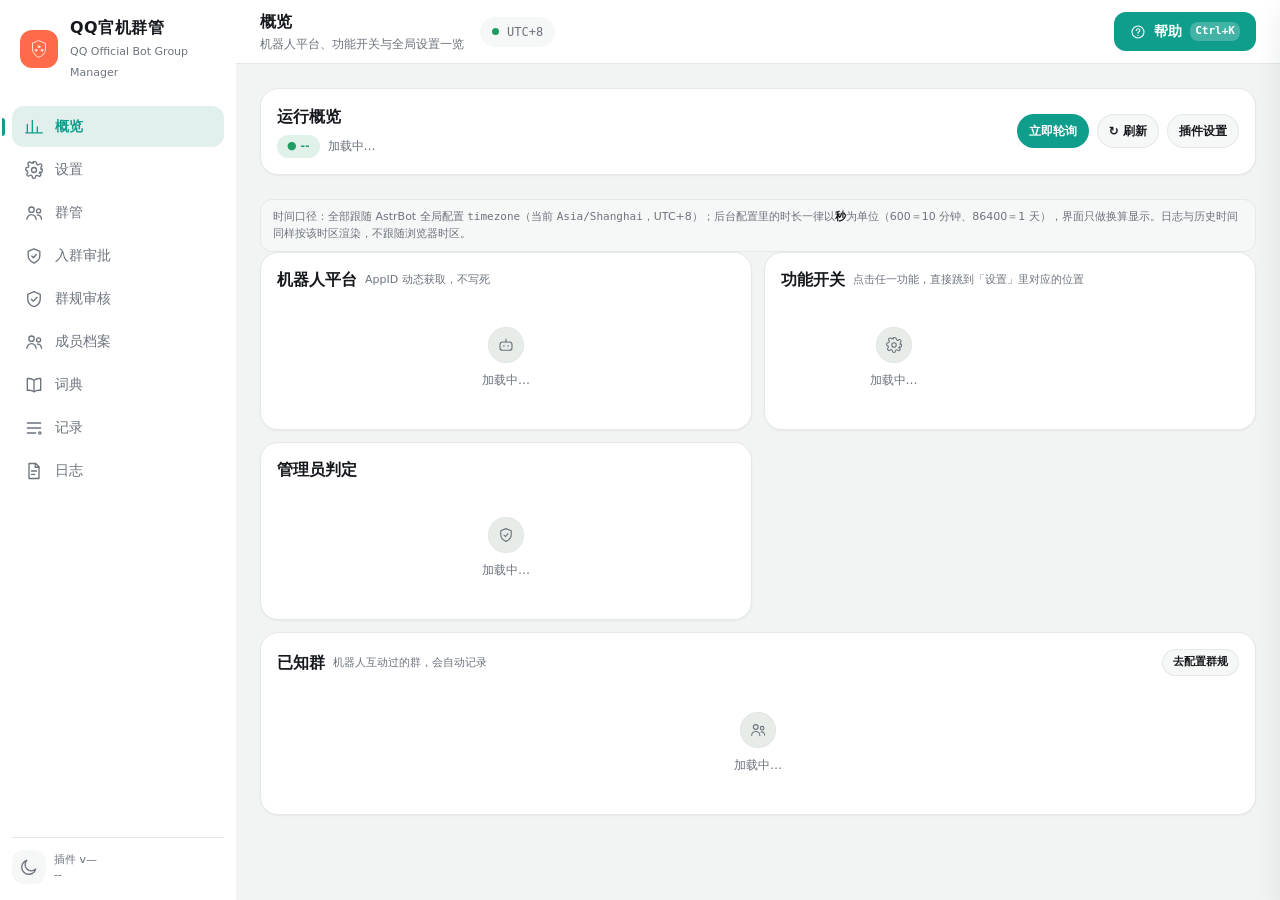
<file: pages/dashboard/index.html>
<!DOCTYPE html>
<html lang="zh-CN" data-theme="light">
<head>
<meta charset="utf-8">
<meta http-equiv="Content-Type" content="text/html; charset=utf-8">
<meta name="viewport" content="width=device-width, initial-scale=1">
<title>QQ官机群管 · 控制台</title>
<link rel="stylesheet" href="app.css">
</head>
<body>
<div id="docUrls" hidden
     data-msg="https://bot.q.qq.com/wiki/develop/api-v2/autogen/api/v2_groups_group_openid_messages.post.html"
     data-overview="https://bot.q.qq.com/wiki/develop/api-v2/server-inter/message/overview.html"
     data-remove="https://bot.q.qq.com/wiki/develop/api-v2/autogen/event/group_member_remove.html"
     data-addrobot="https://bot.q.qq.com/wiki/develop/api-v2/autogen/event/group_add_robot.html"
     data-memberadd="https://bot.q.qq.com/wiki/develop/api-v2/autogen/event/group_member_add.html"
     data-md="https://bot.q.qq.com/wiki/develop/api-v2/server-inter/message/type/markdown.html"
     data-text="https://bot.q.qq.com/wiki/develop/api-v2/server-inter/message/trans/text-chain.html"
     data-jsdelivr="https://cdn.jsdelivr.net/gh/{u}/{r}@{b}/{p}"></div>
<svg style="display:none">
  <symbol id="i-logo" viewBox="0 0 44 44"><path d="M22 5.5 35 10.8V21c0 8.3-5.2 14.6-13 17.5C14.2 35.6 9 29.3 9 21V10.8z"/><circle cx="22" cy="17.5" r="2"/><circle cx="16" cy="24.5" r="2"/><circle cx="28" cy="24.5" r="2"/></symbol>
  <symbol id="i-book" viewBox="0 0 24 24"><path d="M12 6.4C10.6 4.9 8.4 4.2 5.4 4.2H4v14.1h1.9c2.6 0 4.6.6 6.1 1.9 1.5-1.3 3.5-1.9 6.1-1.9H20V4.2h-1.4c-3 0-5.2.7-6.6 2.2z"/><path d="M12 6.4v13.8"/></symbol>
  <symbol id="i-overview" viewBox="0 0 24 24"><path d="M4 19V9M10 19V4M16 19v-7M2 19h20"/></symbol>
  <symbol id="i-groups" viewBox="0 0 24 24"><circle cx="9" cy="8" r="3.2"/><path d="M3.5 19.5c0-3 2.5-5.5 5.5-5.5s5.5 2.5 5.5 5.5"/><circle cx="17.5" cy="9.5" r="2.4"/><path d="M16 14.6c2.6-.5 5 1.4 5 4.9"/></symbol>
  <symbol id="i-review" viewBox="0 0 24 24"><path d="M12 3.2l7.5 3.2v5.4c0 4.3-2.9 8.1-7.5 9.4-4.6-1.3-7.5-5.1-7.5-9.4V6.4z"/><path d="M8.8 12.2l2.4 2.4 4.4-4.6"/></symbol>
  <symbol id="i-records" viewBox="0 0 24 24"><path d="M4 6h16M4 12h16M4 18h10"/><circle cx="19" cy="18" r="1.4"/></symbol>
  <symbol id="i-logs" viewBox="0 0 24 24"><path d="M6 3h8l4 4v14H6z"/><path d="M13.5 3v4.5H18M9 12h6M9 16h4"/></symbol>
  <symbol id="i-help" viewBox="0 0 24 24"><circle cx="12" cy="12" r="9"/><path d="M9.4 9.6a2.6 2.6 0 1 1 3.4 2.5c-.6.2-.8.6-.8 1.2v.4"/><circle cx="12" cy="17" r=".9" fill="currentColor" stroke="none"/></symbol>
  <symbol id="i-refresh" viewBox="0 0 24 24"><path d="M20 12a8 8 0 1 1-2.4-5.7"/><path d="M20 4.5V10h-5.2"/></symbol>
  <symbol id="i-settings" viewBox="0 0 24 24"><circle cx="12" cy="12" r="3"/><path d="M19.3 14.2a1.7 1.7 0 0 0 .34 1.87l.06.06a2 2 0 1 1-2.83 2.83l-.06-.06a1.7 1.7 0 0 0-1.87-.34 1.7 1.7 0 0 0-1.03 1.56V20a2 2 0 1 1-4 0v-.1a1.7 1.7 0 0 0-1.11-1.56 1.7 1.7 0 0 0-1.87.34l-.06.06a2 2 0 1 1-2.83-2.83l.06-.06a1.7 1.7 0 0 0 .34-1.87 1.7 1.7 0 0 0-1.56-1.03H4a2 2 0 1 1 0-4h.1a1.7 1.7 0 0 0 1.56-1.11 1.7 1.7 0 0 0-.34-1.87l-.06-.06a2 2 0 1 1 2.83-2.83l.06.06a1.7 1.7 0 0 0 1.87.34H10a1.7 1.7 0 0 0 1.03-1.56V4a2 2 0 1 1 4 0v.1a1.7 1.7 0 0 0 1.03 1.56 1.7 1.7 0 0 0 1.87-.34l.06-.06a2 2 0 1 1 2.83 2.83l-.06.06a1.7 1.7 0 0 0-.34 1.87V10a1.7 1.7 0 0 0 1.56 1.03H20a2 2 0 1 1 0 4h-.1a1.7 1.7 0 0 0-1.56 1.03z"/></symbol>
  <symbol id="i-moon" viewBox="0 0 24 24"><path d="M20 14.5A8.5 8.5 0 1 1 9.5 4a7 7 0 0 0 10.5 10.5z"/></symbol>
  <symbol id="i-sun" viewBox="0 0 24 24"><circle cx="12" cy="12" r="4"/><path d="M12 2.8v2.4M12 18.8v2.4M2.8 12h2.4M18.8 12h2.4M5.6 5.6l1.7 1.7M16.7 16.7l1.7 1.7M18.4 5.6l-1.7 1.7M7.3 16.7l-1.7 1.7"/></symbol>
  <symbol id="i-close" viewBox="0 0 24 24"><path d="M6 6l12 12M18 6L6 18"/></symbol>
  <symbol id="i-search" viewBox="0 0 24 24"><circle cx="11" cy="11" r="6.2"/><path d="M15.6 15.6 20.5 20.5"/></symbol>
  <symbol id="i-copy" viewBox="0 0 24 24"><rect x="9" y="9" width="11.5" height="11.5" rx="3"/><path d="M6 15H5a2 2 0 0 1-2-2V5a2 2 0 0 1 2-2h8a2 2 0 0 1 2 2v1"/></symbol>
  <symbol id="i-doc" viewBox="0 0 24 24"><path d="M14 4h6v6M20 4l-8.5 8.5"/><path d="M18.5 14v4.5a2 2 0 0 1-2 2h-11a2 2 0 0 1-2-2v-11a2 2 0 0 1 2-2H10"/></symbol>
  <symbol id="i-arrow" viewBox="0 0 24 24"><path d="M5 12h13M13 6.5l5.5 5.5L13 17.5"/></symbol>
  <symbol id="i-robot" viewBox="0 0 24 24"><rect x="4" y="8" width="16" height="11" rx="3.5"/><path d="M12 4v4"/><circle cx="9.2" cy="13.3" r="1.1" fill="currentColor" stroke="none"/><circle cx="14.8" cy="13.3" r="1.1" fill="currentColor" stroke="none"/></symbol>
  <symbol id="i-ok" viewBox="0 0 24 24"><circle cx="12" cy="12" r="9"/><path d="M8.3 12.3l2.6 2.6 5-5.4"/></symbol>
  <symbol id="i-warn" viewBox="0 0 24 24"><path d="M12 4.2l8.4 15.2H3.6z"/><path d="M12 10v4.2"/><circle cx="12" cy="17" r=".95" fill="currentColor" stroke="none"/></symbol>
  <symbol id="i-undo" viewBox="0 0 24 24"><path d="M4.6 9.6A7.6 7.6 0 1 1 6.4 17"/><path d="M4.2 4.6v5h5"/></symbol>
  <symbol id="i-door" viewBox="0 0 24 24"><path d="M15 4h3.5A1.5 1.5 0 0 1 20 5.5v13a1.5 1.5 0 0 1-1.5 1.5H15"/><path d="M4 12h9"/><path d="M10.5 8.5 14 12l-3.5 3.5"/></symbol>
  <symbol id="i-recall" viewBox="0 0 24 24"><path d="M9.5 5.5 4.5 10.5l5 5"/><path d="M4.5 10.5h8.5a6.5 6.5 0 0 1 0 13H9"/></symbol>
  <symbol id="i-shield" viewBox="0 0 24 24"><path d="M12 3.5 5 6.4v5.1c0 4 3 7.2 7 9 4-1.8 7-5 7-9V6.4z"/><path d="M9.3 12.1l2 2 3.4-3.9"/></symbol>
  <symbol id="i-chev" viewBox="0 0 24 24"><path d="M6 9.5l6 6 6-6"/></symbol>
  <symbol id="i-mute" viewBox="0 0 24 24"><path d="M11 5.5 6.5 9H4v6h2.5l4.5 3.5z"/><path d="M14.5 9.5l5 5M19.5 9.5l-5 5"/></symbol>
</svg>

<div class="app">
  <aside class="rail">
    <div class="brand">
      <div class="mark"><svg class="ico" style="width:22px;height:22px" viewBox="0 0 44 44"><use href="#i-logo"/></svg></div>
      <div class="btxt"><b>QQ官机群管</b><span>QQ Official Bot Group Manager</span></div>
    </div>
    <nav class="nav tabs" id="mainTabs">
      <button class="tab active" data-tab="status"><svg class="ico"><use href="#i-overview"/></svg><span class="lbl">概览</span></button>
      <button class="tab" data-tab="settings"><svg class="ico"><use href="#i-settings"/></svg><span class="lbl">设置</span></button>
      <button class="tab" data-tab="ops"><svg class="ico"><use href="#i-groups"/></svg><span class="lbl">群管</span><span class="badge hidden" id="reqBadge">0</span></button>
      <button class="tab" data-tab="approval"><svg class="ico"><use href="#i-shield"/></svg><span class="lbl">入群审批</span></button>
      <button class="tab" data-tab="moderation"><svg class="ico"><use href="#i-review"/></svg><span class="lbl">群规审核</span></button>
      <button class="tab" data-tab="members"><svg class="ico"><use href="#i-groups"/></svg><span class="lbl">成员档案</span></button>
      <button class="tab" data-tab="lexicons"><svg class="ico"><use href="#i-book"/></svg><span class="lbl">词典</span></button>
      <button class="tab" data-tab="records"><svg class="ico"><use href="#i-records"/></svg><span class="lbl">记录</span></button>
      <button class="tab" data-tab="logs"><svg class="ico"><use href="#i-logs"/></svg><span class="lbl">日志</span></button>
    </nav>
    <div class="railfoot">
      <button class="iconbtn" id="themeToggle" title="切换深浅主题">
        <svg class="ico only-light"><use href="#i-moon"/></svg>
        <svg class="ico only-dark"><use href="#i-sun"/></svg>
      </button>
      <small>插件 v<span id="pluginVersion">—</span><br><span id="pollStatus" title="轮询任务状态">--</span></small>
    </div>
  </aside>

  <div class="main">
    <header class="top">
      <div>
        <h1 id="topTitle">概览</h1>
        <div class="sub" id="topSub">机器人平台、功能开关与全局设置一览</div>
      </div>
      <div class="chip"><span class="led pulse"></span><span class="ctxt mono" id="tzChip" title="时间按 AstrBot 全局配置 timezone 显示">UTC+8</span></div>
      <button class="hbtn" id="helpBtn"><svg class="ico s"><use href="#i-help"/></svg><span>帮助</span> <kbd>Ctrl+K</kbd></button>
    </header>
    <div class="scroll">

<!-- ============ 概览 ============ -->
 <section id="tab-status" class="panel active">
 <div class="hero">
 <div class="hero-left">
 <div class="hero-title"> 运行概览</div>
 <div class="hero-sub">
 <span class="hero-badge on" id="heroState">● --</span>
 <span id="heroDesc">加载中…</span>
 </div>
 </div>
 <div class="hero-actions">
 <button id="btnPollNow" class="btn"> 立即轮询</button>
 <button id="btnRefreshStatus" class="btn ghost">↻ 刷新</button>
 <button id="btnGoSettings" class="btn ghost"> 插件设置</button>
 </div>
 </div>

 <div class="kpi-row" id="kpiRow"></div>
      <div class="tnote" id="tzNote">时间口径：全部跟随 AstrBot 全局配置 <span class="mono">timezone</span>（当前 <span class="mono" id="tzCur">Asia/Shanghai</span>，<span id="tzLbl">UTC+8</span>）；后台配置里的时长一律以<b>秒</b>为单位（600＝10 分钟、86400＝1 天），界面只做换算显示。日志与历史时间同样按该时区渲染，不跟随浏览器时区。</div>

 <div class="card-grid">
 <div class="card">
 <h3> 机器人平台 <span class="hint">AppID 动态获取，不写死</span></h3>
 <div id="platformList" class="grid-2"><div class="empty"><svg class="ico eico" aria-hidden="true"><use href="#i-robot"/></svg><span>加载中…</span></div></div>
 </div>

 <div class="card">
 <h3> 功能开关 <span class="hint">点击任一功能，直接跳到「设置」里对应的位置</span></h3>
 <div id="featureList" class="grid-4"><div class="empty"><svg class="ico eico" aria-hidden="true"><use href="#i-settings"/></svg><span>加载中…</span></div></div>
 </div>

 <div class="card">
 <h3> 管理员判定</h3>
 <div id="adminInfo" class="kv"><div class="empty"><svg class="ico eico" aria-hidden="true"><use href="#i-shield"/></svg><span>加载中…</span></div></div>
 </div>

 </div>


 <div class="card">
 <div class="card-head">
 <h3> 已知群 <span class="hint">机器人互动过的群，会自动记录</span></h3>
 <button class="btn ghost small" id="btnGoMod"> 去配置群规</button>
 </div>
 <div id="groupList"><div class="empty"><svg class="ico eico" aria-hidden="true"><use href="#i-groups"/></svg><span>加载中…</span></div></div>
 </div>
 </section>

 
<!-- ============ 群管（待审批 + 当前禁言） ============ -->
 <section id="tab-ops" class="panel">
 <div class="page-head">
 <h2> 群管</h2>
 <p>入群申请与当前禁言状态一览；同意 / 拒绝入群请在群内用管理员指令（/群管 通过、/群管 拒绝）处理。</p>
 </div>

 <!-- 分机器人 / 分群查看：多群时卡片只显示范围里的那几个群 -->
 <div class="log-controls">
 <span class="hint">查看范围</span>
 <select id="opsGroup" class="select"><option value="all">全部群（汇总）</option></select>
 <span class="hint" id="opsScopeHint"></span>
 </div>

 <div class="card">
 <div class="card-head">
 <h3> 待处理的入群申请</h3>
 <button id="btnRefreshRequests" class="btn ghost small">↻ 刷新</button>
 </div>
 <div id="requestList"><div class="empty"><svg class="ico eico" aria-hidden="true"><use href="#i-door"/></svg><span>加载中…</span></div></div>
 </div>

 <div class="card">
 <div class="card-head">
 <h3> 当前禁言中的成员</h3>
 <button id="btnRefreshMutes" class="btn ghost small">↻ 刷新</button>
 </div>
 <div id="muteList"><div class="empty"><svg class="ico eico" aria-hidden="true"><use href="#i-mute"/></svg><span>加载中…</span></div></div>
 </div>

 </section>

<!-- ============ 成员档案（openid -> 昵称/备注） ============ -->
 <section id="tab-approval" class="panel">
 <div class="page-head">
 <h2>入群自动审批</h2>
 <p>
 用 QQ 官方的「入群自动审批策略」管白名单：<b>白名单里的号码申请入群会自动通过</b>，其余照旧走人工审核。
 注意两点 —— ① <b>机器人必须在该群拥有管理员身份</b>，策略才会真正生效；② 策略是机器人级别的，
 一个机器人最多 20 条，每条最多关联 100 个群。
 </p>
 </div>

 <div class="card">
 <div class="card-head">
 <h3>策略列表</h3>
 <span class="sub" id="appr-count"></span>
 </div>
 <div class="row-actions">
 <select class="sel" id="appr-platform" title="策略按机器人（AppID）维度管理"></select>
 <button class="btn small" id="btn-appr-refresh">↻ 刷新</button>
 <button class="btn small" id="btn-appr-new">＋ 新建策略</button>
 <span class="lex-hint">官方接口 60 QPM；列表按创建时间倒序。创建/删除后官方列表有 1~3 秒延迟，若没立刻变化点「↻ 刷新」。</span>
 </div>
 <div class="table-wrap">
 <table>
 <thead>
 <tr><th>策略</th><th>关联群</th><th>白名单</th><th>状态</th><th>到期</th><th>备注</th><th>操作</th></tr>
 </thead>
 <tbody id="appr-rows">
 <tr><td colspan="7"><div class="empty"><svg class="ico eico spin" aria-hidden="true"><use href="#i-refresh"/></svg><span>加载中…</span></div></td></tr>
 </tbody>
 </table>
 </div>
 </div>

 <div class="card" id="appr-editor" hidden>
 <div class="card-head">
 <h3 id="appr-editor-title">新建策略</h3>
 <button class="btn small btn-ghost" id="btn-appr-editor-close">收起</button>
 </div>
 <div class="appr-form">
 <label>关联群标识
 <select class="sel" id="appr-mode">
 <option value="id">QQ 群号（推荐）</option>
 <option value="openid">群 openid</option>
 </select>
 </label>
 <label id="appr-op-wrap" hidden>群变更操作
 <select class="sel" id="appr-group-op">
 <option value="">不修改关联群</option>
 <option value="add">新增到本策略</option>
 <option value="del">从本策略移除</option>
 </select>
 </label>
 <label class="wide">群列表（逗号 / 空格 / 换行分隔，最多 100 个）
 <textarea id="appr-groups" rows="3" placeholder="123456789, 987654321"></textarea>
 </label>
 <label>到期时间（留空＝一年后）
 <input type="datetime-local" id="appr-expire">
 </label>
 <label>备注（最多 255 字）
 <input type="text" id="appr-remark" maxlength="255" placeholder="例如：老群友回流白名单">
 </label>
 <label class="chk">
 <input type="checkbox" id="appr-enable" checked> 创建后立即启用
 </label>
 </div>
 <div class="row-actions">
 <button class="btn" id="btn-appr-save">保存</button>
 <button class="btn btn-ghost" id="btn-appr-cancel">取消</button>
 <span class="lex-hint" id="appr-editor-hint"></span>
 </div>
 </div>

 <div class="card" id="appr-wl" hidden>
 <div class="card-head">
 <h3 id="appr-wl-title">白名单</h3>
 <button class="btn small btn-ghost" id="btn-appr-wl-close">收起</button>
 </div>
 <p class="lex-hint">
 号码一律按字符串提交，避免大整数精度问题；单次最多 1 万个，单策略上限 10 万。
 加完白名单后点「立即扫描」，官方会异步扫一遍已有关联群（约 10 分钟）。
 </p>
 <label class="wide">QQ 号码（逗号 / 空格 / 换行分隔）
 <textarea id="appr-wl-users" rows="4" placeholder="1234567, 1234568"></textarea>
 </label>
 <div class="row-actions">
 <button class="btn small" id="btn-appr-wl-add">＋ 加入白名单</button>
 <button class="btn small btn-ghost" id="btn-appr-wl-del">－ 移出白名单</button>
 <button class="btn small btn-ghost" id="btn-appr-wl-exec">⚡ 立即扫描</button>
 <span class="lex-hint" id="appr-wl-hint"></span>
 </div>
 </div>
 </section>

 <section id="tab-members" class="panel">
 <div class="page-head">
 <h2> 成员档案</h2>
 <p>官方事件和群消息里只有 <code>member_openid</code>，没有昵称、没有 QQ 号，所以「谁是谁」得靠这张表。名字可以在这里改，也可以群里发 <code>/群管 成员 改名</code>；退群通知就是从这张表取名字的。</p>
 </div>

 <div class="log-controls">
 <span class="hint">群</span>
 <select id="memGroup" class="select"><option value="">选择群…</option></select>
 <span class="hint">状态</span>
 <select id="memStatus" class="select">
 <option value="all">全部</option>
 <option value="active">在群</option>
 <option value="left">已退群</option>
 <option value="named">已命名</option>
 <option value="unnamed">未命名</option>
 </select>
 <span class="hint">排序</span>
 <select id="memSort" class="select">
 <option value="last_seen">最近发言</option>
 <option value="msg_count">发言最多</option>
 <option value="first_seen">入群时间</option>
 <option value="name">昵称</option>
 <option value="left_at">最近退群</option>
 </select>
 <input id="memSearch" class="input" type="search" placeholder="搜昵称 / 备注 / openid" />
 <button id="btnMemReload" class="btn ghost small">↻ 刷新</button>
 <button id="btnMemSync" class="btn ghost small" title="调官方「群成员列表」接口补昵称；该接口目前是内邀白名单能力（11253），没权限会明确提示">⬇ 官方同步</button>
 <button id="btnMemImport" class="btn ghost small" title="按行粘贴：openid,昵称,备注">⇪ 批量导入</button>
 <button id="btnMemClearLeft" class="btn ghost small" title="删掉所有「已退群」的记录">🧹 清理已退群</button>
 </div>
 <div id="memSyncHint" class="hint" style="margin:0 0 8px"></div>

 <div id="memStats" class="hint" style="margin:8px 0"></div>

 <div class="card">
 <div class="card-head">
 <h3> 档案列表</h3>
 <span class="hint" id="memPageInfo"></span>
 </div>
 <div id="memList"><div class="empty"><svg class="ico eico" aria-hidden="true"><use href="#i-groups"/></svg><span>先在上面选一个群</span></div></div>
 <div class="log-controls" style="margin-top:10px">
 <button id="memPrev" class="btn ghost small">← 上一页</button>
 <button id="memNext" class="btn ghost small">下一页 →</button>
 </div>
 </div>

 <div id="memImportBox" class="card" hidden>
 <div class="card-head"><h3> 批量导入</h3><span class="hint">每行一条：openid,昵称,备注（后两项可省）</span></div>
 <textarea id="memImportText" placeholder="C3D4E5F6A1B2...  , 小明 , 老群友
A1B2C3D4E5F6...  , 小红"></textarea>
 <div class="log-controls" style="margin-top:8px;justify-content:flex-end">
 <button id="memImportDo" class="btn">导入</button>
 <button id="memImportCancel" class="btn ghost">取消</button>
 </div>
 </div>
 </section>

<!-- ============ 群规审核（并入本页，独立 page 已废弃） ============ -->
 <section id="tab-moderation" class="panel mod-scope">
 <div class="page-head">
 <h2> 群规审核</h2>
 <p>左侧选群，右侧按「群规 / 举报设置 / 判定与试跑」分栏配置，所有设置按群独立保存；审核话术统一在「设置 → 消息模板」。</p>
 </div>
 <div class="mod-app">
 <aside class="mod-sidebar">
 <div class="side-head">
 <span class="side-title">群列表</span>
 <button id="btn-refresh" class="btn btn-ghost" title="刷新">↻</button>
 </div>
 <input id="search" class="mod-search" placeholder="搜索群号…" />
 <ul id="group-list" class="mod-group-list"></ul>
 <div class="side-tip">
 <b>提示</b>：所有设置按群独立保存，互不影响。<br />
 默认只对 <code>/群管 举报</code> 生效。
 </div>
 </aside>

 <div class="mod-main">
 <div class="mod-head">
 <div class="head-left">
 <h1 id="group-title">请选择左侧群</h1>
 <span id="group-sub" class="sub"></span>
 </div>
 <div class="head-right" id="head-status">
 <button class="btn" id="btn-rename-group" title="给这个群起个备注名（只在本面板显示）">✎ 备注</button>
 <button class="btn" id="btn-refresh-names" title="只拉还没有名字的群；已有名字的不会再请求接口（要重拉单个群，在右侧点「重拉本群群名」）">↻ 补群名</button>
 </div>
 </div>
 <div class="name-edit" id="name-edit" hidden>
 <input type="text" id="name-input" maxlength="40" placeholder="例如：书友会主群（仅面板显示，不影响群本身）" />
 <button class="btn btn-primary" id="btn-save-name">保存</button>
 <button class="btn" id="btn-clear-name">清空</button>
 <button class="btn btn-ghost" id="btn-cancel-name">取消</button>
 </div>
 <div class="name-hint" id="name-hint"></div>

 <nav class="mod-tabs">
 <button class="mod-tab active" data-mod-tab="rules">群规提示词</button>
 <button class="mod-tab" data-mod-tab="settings">举报设置</button>
 <button class="mod-tab" data-mod-tab="verdicts">判定与试跑</button>
 </nav>

 <!-- ① 群规 -->
 <section class="mod-pane active" id="mod-pane-rules">
 <p class="desc">
 这里的规则会写进该群的审核提示词。<b>判定依据</b>取“维度和规则”：命中关键词说“根据关键词”，
 命中群规则说“根据群规”，纯语义判断说“根据语义分析”，看图判断说“根据图片识别”。
 </p>
 <div id="rules-list" class="rules"></div>
 <div class="row-actions">
 <button class="btn" id="btn-add-rule">＋ 添加一条规则</button>
 <button class="btn btn-primary" id="btn-save-rules">保存本群群规</button>
 <button class="btn" id="btn-export-rules" title="生成可直接粘到群公告的文本（只含启用的规则），支持复制与下载 .txt">⭳ 导出群规</button>
 <button class="btn" id="btn-transfer-rules" title="把本群已保存的群规复制到另一个群，可追加或覆盖">⇄ 转移到其他群</button>
 </div>
 </section>

 <!-- ② 举报设置 -->
 <section class="mod-pane" id="mod-pane-settings">
 <p class="desc">举报设置同样按群独立。修改后点底部“保存”。</p>
 <h4 class="settings-title">核心开关</h4>
 <div class="grid switch-zone">
 <label class="field check"><input type="checkbox" id="s-enabled" /><span>启用本群 <code>/群管 举报</code> 审核</span></label>
 <label class="field check"><input type="checkbox" id="s-dry_run" /><span><b>试运行</b>（只判定、不撤回不禁言，建议新群先开着）</span></label>
 <label class="field check"><input type="checkbox" id="s-report_ack_enabled" /><span><b>举报受理回执</b>：收到举报先回一句「已收到，正在核对」，再给结果（关闭后仅在走模型时回执）</span></label>
 </div>
 <h4 class="settings-title">审核维度</h4>
 <p class="desc">按实现分层：语义与群规共用一次模型调用，不能只关其中一个。</p>
 <div class="grid switch-zone">
 <label class="field check"><input type="checkbox" id="s-enable_keyword" /><span>维度：<b>关键词层</b>（词库 + 本群自定义词，零 API 成本）</span></label>
 <label class="field check"><input type="checkbox" id="s-enable_model" /><span>维度：<b>模型层</b>（语义 + 群规；关闭＝不调用模型，判定只剩关键词层）</span></label>
 <label class="field check"><input type="checkbox" id="s-enable_vision" /><span>维度：<b>图片</b>参与判定（关闭＝只看文字，图片不进提示词）</span></label>
 <label class="field check"><input type="checkbox" id="s-keep_context" /><span>静默留存最近消息（仅供审核取上下文，仅存本地）</span></label>
 <label class="field check"><input type="checkbox" id="s-reply_when_clean" /><span>未违规时也在群里回复一句</span></label>
 </div>
 <h4 class="settings-title">判定参数</h4>
 <div class="grid input-zone">
 <label class="field"><span>上下文条数</span><input type="number" id="s-context_size" min="0" max="20" /></label>
 <label class="field"><span>置信度阈值（低于此值不自动执行）</span><input type="number" id="s-confidence_threshold" step="0.01" min="0" max="1" /></label>
 <label class="field"><span>警告置信度下限（低于主阈值时仅警告）</span><input type="number" id="s-warn_confidence_threshold" step="0.05" min="0" max="1" title="警告不改变成员状态，风险低：置信度落在 [警告下限, 主阈值) 时只发警告；默认 0.6" /></label>
 <label class="field"><span>单次禁言上限（秒）</span><input type="number" id="s-max_mute_seconds" min="60" /></label>
 <label class="field"><span>撤回尝试时限（秒，官方硬限 120；0=不限，总是尝试）</span><input type="number" id="s-recall_max_age_seconds" min="0" /></label>
 </div>
 <h4 class="settings-title">处罚策略</h4>
 <div class="grid switch-zone">
 </div>
 <div class="grid switch-zone">
 <label class="field check"><input type="checkbox" id="s-smart_penalty" /><span><b>智能分级处罚</b>：轻微→警告、中度→撤回+警告、高危→禁言；高危但置信度不足→转人工待办（默认关，关闭时行为与旧版一致）</span></label>
 <label class="field"><span>智能分级：前科达到几次升一档</span><input type="number" id="s-smart_tier_bump_at" min="1" max="20" step="1" title="窗口复用「复犯累进」的天数；升档只改动作，时长按 +50%/次 温和加成，上限 3×" /></label>
 <label class="field"><span>智能分级：前科达到几次直接禁言（0=不启用）</span><input type="number" id="s-smart_force_mute_priors" min="0" max="99" step="1" title="到该次数后不看本次档位，一律按最高档处理；仍受置信度闸门约束（不足则转人工待办）" /></label>
 <label class="field"><span>智能分级：累犯加刑倍率上限</span><input type="number" id="s-smart_max_multiplier" min="1" max="10" step="0.5" title="每次前科 +50%，到该倍率封顶；仍受单次禁言上限截断" /></label>
 <label class="field check"><input type="checkbox" id="s-rule_floor_high" /><span><b>严重违规地板</b>：判为「严重」时，即使命中短时长群规也至少按 high 档基础时长处罚</span></label>
 <label class="field check"><input type="checkbox" id="s-escalate_enabled" /><span><b>复犯累进</b>：窗口内重复违规，禁言时长按倍数递增</span></label>
 <label class="field check"><input type="checkbox" id="s-todo_enabled" /><span><b>待办队列</b>：低置信未处理 / 变体疑似 / 变体累计达标 自动进待办，等人确认</span></label>
 </div>
 <div class="grid input-zone">
 <label class="field"><span>复犯：前科统计窗口（天）</span><input type="number" id="s-escalate_window_days" min="1" max="365" /></label>
 <label class="field"><span>复犯：每次前科增加倍率（1＝每次翻倍）</span><input type="number" id="s-escalate_step" step="0.5" min="0" max="10" /></label>
 <label class="field"><span>复犯：倍率上限</span><input type="number" id="s-escalate_max_multiplier" step="0.5" min="1" max="20" /></label>
 </div>
 <details class="settings-advanced">
 <summary>高级：巡检、成本与变体</summary>
 <div class="grid switch-zone" style="margin-top:10px">
 <label class="field check"><input type="checkbox" id="s-auto_scan" /><span>隐藏开关：<b>本群自动巡检</b>（默认关，仅本群生效）</span></label>
 <label class="field check"><input type="checkbox" id="s-auto_scan_llm" /><span>巡检时调用模型（默认关，只跑零成本关键词）</span></label>
 </div>
 <p class="desc">模型成本防护（防刷屏把额度烧完、防 provider 卡住堵队列）</p>
 <div class="grid input-zone">
 <label class="field"><span>每人每小时举报上限（0=不限）</span><input type="number" id="s-report_limit_per_hour" min="0" /></label>
  <label class="field"><span>每日模型调用上限（次，0=不限）</span><input type="number" id="s-daily_budget" step="1" min="0" /></label>
  <label class="field"><span>同群模型排队上限（条，0=不限）</span><input type="number" id="s-llm_queue_limit" step="1" min="0" title="同一群同时排队等待模型判定的消息数，超过的部分跳过模型层、只按关键词层处理" /></label>
  <label class="field"><span>单次模型超时（秒，0=不限）</span><input type="number" id="s-llm_timeout" step="1" min="0" title="provider 卡住超过该时长按失败处理，避免占住同群队列" /></label>
 </div>

 <div class="beta-box">
  <div class="beta-head">
   <span class="beta-badge">测试中</span>
   <b>变体检测（谐音 / 形近 / 插符号改写）</b>
   <span class="hint">实验特性 · 按本群情况自行决定</span>
  </div>
  <p class="beta-note">这一组靠「音近 / 形近 / 插符号」猜<b>疑似改写</b>，天然带启发式误差：命中只<b>撤回 + 进待办</b>，单次命中不会自动禁言（累计升级的自动禁言另需手动打开，默认关）。误报率跟群的说话风格强相关——越口语化、越爱玩梗的群越容易撞音。</p>
  <p class="beta-note">所以这里<b>没有“推荐配置”，也没有默认全开</b>：请按本群的实际容忍度自行取舍。拿不准就只开总开关，并保持上面的<b>“试运行”</b>打开，先看几天记录（举报记录／待办里能看到变体疑似），再决定是否开启自动撤回。</p>
  <div class="beta-grid">
  <label class="field check"><input type="checkbox" id="s-variant_check" /><span><b>变体检测</b>（谐音 / 形近 / 插符号绕过的疑似识别）</span></label>
  <label class="field check"><input type="checkbox" id="s-variant_recall" /><span>变体疑似时<b>自动撤回</b>（变体单次命中只撤回、不禁言；需先开总开关）</span></label>
  <label class="field check"><input type="checkbox" id="s-variant_confusable" /><span>变体：形近字通道（字形相近，如 末→未）</span></label>
  <label class="field check"><input type="checkbox" id="s-variant_abbr" /><span>变体：拼音缩写通道（<code>jwx</code> / <code>jiaweixin</code> 这类写法；只记疑似、不进判定）</span></label>
  <label class="field check"><input type="checkbox" id="s-variant_fuzzy" /><span>变体：允许 1 个音节的模糊差异（<b>误报会明显变多</b>）</span></label>
  <label class="field"><span>变体：谐音匹配最小字数（默认 3；填 2 误报显著上升）</span><input type="number" id="s-variant_min_chars" min="2" max="12" /></label>
  <label class="field check"><input type="checkbox" id="s-variant_strike_enabled" /><span><b>变体累计升级</b>：窗口内同一人疑似变体多次 → 进待办并提醒（默认开）</span></label>
  <label class="field"><span>累计：统计窗口（天）</span><input type="number" id="s-variant_strike_window_days" min="1" max="90" /></label>
  <label class="field"><span>累计：提醒阈值（次，默认 3；之后每满阈值再提醒一次）</span><input type="number" id="s-variant_strike_threshold" min="1" max="50" /></label>
  <label class="field check"><input type="checkbox" id="s-variant_strike_notify" /><span>达阈值时：被动消息 @ 已登记管理员（<b>本群无人登记则不发</b>，见下方名单）</span></label>
  <label class="field check"><input type="checkbox" id="s-variant_strike_mute" /><span><b>累计达阈值自动禁言</b>（默认关；变体匹配是启发式，误禁代价高）</span></label>
  <label class="field"><span>自动禁言：阈值（次）</span><input type="number" id="s-variant_strike_mute_threshold" min="1" max="50" /></label>
  <label class="field"><span>自动禁言：时长（秒）</span><input type="number" id="s-variant_strike_mute_seconds" min="60" max="86400" /></label>
  <label class="field check"><input type="checkbox" id="s-variant_strike_require_confirm" /><span>自动禁言前需至少 1 次「人工确认过」的变体记录（建议保持开启）</span></label>
  <label class="field"><span>自动禁言：冷却（小时，0＝不冷却）</span><input type="number" id="s-variant_strike_cooldown_hours" min="0" max="168" /></label>
  </div>
 </div>
 </details>
 <h4 class="settings-title">名单与自定义规则</h4>
 <label class="field block">
 <span>豁免成员（每行一个 openid，管理员自动豁免）</span>
 <textarea id="s-whitelist" rows="3" spellcheck="false"></textarea>
 </label>
 <label class="field block">
 <span>本群自定义关键词（每行 <code>类型: 正则</code>，如 <code>ad: 加vx</code>；类型见下）</span>
 <textarea id="s-keywords" rows="4" spellcheck="false"></textarea>
 </label>
 <div class="row-actions">
 <button class="btn btn-primary" id="btn-save-settings">保存本群举报设置</button>
 </div>
 </section>


<section class="mod-pane" id="mod-pane-verdicts">
 <div class="scope-bar" hidden style="display:none">
 <span> 当前作用群：<b id="recScopeGroup">未选择</b><span class="hint" id="recScopeHint">判定记录与试跑都作用于这个群</span></span>
 <button class="btn" id="btnRecScopeGo">切换群 →</button>
 </div>
 <div class="stat-row" id="stat-row"></div>
 <div class="log-controls" style="margin:10px 0 4px">
 <button class="btn ghost small" id="btnVerdictRefresh">↻ 刷新记录</button>
 <button class="btn ghost small" id="btnVerdictExport">⭳ 导出 CSV</button>
 <span class="hint" style="margin-left:10px">删除</span>
 <input type="number" id="prune-days" min="1" value="90" style="width:72px" title="只删判定记录，不动禁言/撤回记录" />
 <span class="hint">天以前的记录</span>
 <button class="btn ghost small" id="btnPruneVerdicts" title="手动清理，不会自动执行；可先导出 CSV 备份">清理</button>
 <button class="btn danger small" id="btnVerdictClearOne"> 清空本群记录</button>
 <button class="btn danger small" id="btnVerdictClearAll"> 清空全部群记录</button>
 <span class="hint" id="verdictClearMsg">删除只清本地留痕（省空间），不会撤销已执行的禁言</span>
 </div>
 <h3 class="h3">待办（人工兜底）<span class="hint" id="todo-count">—</span></h3>
 <p class="desc">三类会进这里：① 置信度不足、没自动执行的判定；② 变体检测的疑似命中；③ 变体累计达到阈值的那条记录（会标出「累计 ×N／N 天」）。变体命中只撤回、不禁言（除非另行开启「变体累计升级」的自动禁言），惩罚动作一律等人确认——误报的代价只是多看一眼，不会误踢人。<br />只摆出<b>近 7 天</b>的记录：更早的判定多半早已过了撤回时限（110 秒），摆上来也只能干看着，不如不打扰。</p>
 <div class="table-wrap">
 <table class="tbl">
 <thead>
 <tr><th>时间</th><th>类型</th><th>对象</th><th>内容</th><th>建议时长</th><th>操作</th></tr>
 </thead>
 <tbody id="todo-rows"></tbody>
 </table>
 </div>
 <div class="log-controls" style="margin:8px 0 0">
 <button class="btn ghost small" id="btnTodoRefresh">↻ 刷新待办</button>
 </div>
 <h3 class="h3">变体提醒名单<span class="hint" id="admin-count">—</span></h3>
 <p class="desc">变体累计达到阈值时，只 <b>@ 名单内的人</b>。群管理员在群里发「<b>/群管 管理登记</b>」即可把自己加进来，「/群管 管理登记 取消」退出，「/群管 管理登记 列表」查看。<b>本群没人登记 → 不发提醒</b>：既不刷群，也不消耗主动消息配额。<br />为什么不让 bot 自动识别管理员？因为 QQ 官方通道的群消息里拿不到稳定的角色字段（<code>_get_qq_role</code> 恒为 None），而"谁在线、谁愿意兜底"本来就是群自己的事。</p>
 <div class="table-wrap">
 <table class="tbl">
 <thead>
 <tr><th>昵称</th><th>openid</th><th>身份来源</th><th>登记时间</th><th>操作</th></tr>
 </thead>
 <tbody id="admin-rows"></tbody>
 </table>
 </div>
 <div class="log-controls" style="margin:8px 0 0">
 <button class="btn ghost small" id="btnAdminRefresh">↻ 刷新名单</button>
 </div>
 <h3 class="h3">试跑（用当前提示词判一条，不执行动作）</h3>
 <div class="test-box">
 <textarea id="test-text" rows="2" placeholder="粘贴一条消息内容试试判定结果…"></textarea>
 <span class="hint">假设前科</span>
 <input type="number" id="test-prior" min="0" max="99" step="1" value="0" style="width:64px"
        title="模拟该成员已有多少次前科，用于验证升档/加刑；只影响这次试跑，不写任何数据" />
 <span class="hint">次</span>
 <button class="btn btn-primary" id="btn-test">试跑</button>
 </div>
 <pre id="test-result" class="test-result"></pre>
 <h3 class="h3">最近判定记录</h3>
 <div class="table-wrap">
 <table class="tbl">
 <thead>
 <tr><th>ID</th><th>时间</th><th>对象</th><th>原文</th><th>维度</th><th>类型</th><th>置信度</th><th>动作</th><th>缓存</th><th>操作</th></tr>
 </thead>
 <tbody id="verdict-rows"></tbody>
 </table>
 </div>
 </section>

 </div>
 </div>
 <div id="modToast" class="mod-toast"></div>
 </section>

 <!-- ============ 记录（禁言 / 撤回 / 判定记录） ============ -->
 <section id="tab-lexicons" class="panel">
 <div class="page-head">
 <h2> 词典</h2>
 <p>
 关键词维度用的词库。<b>内置词库来自公开开源词库</b>（来源、协议、词条数见插件目录
 <code>lexicons/SOURCES.md</code>），升级插件即更新、不可删只能停用；
 自己上传的词库只存在本地 <code>data/plugin_data/astrbot_plugin_qq_group_manager/lexicons/</code>。
 改动立刻生效，不用重启。
 </p>
 </div>

 <div class="card">
 <div class="lex-stats" id="lex-stats"></div>
 <div class="row-actions lex-actions">
 <button class="btn small" id="btn-lex-refresh">↻ 重新扫描</button>
 <button class="btn small" id="btn-lex-on">✅ 全部启用</button>
 <button class="btn small" id="btn-lex-default"> 仅内置默认</button>
 <button class="btn small" id="btn-lex-off"> 全部停用</button>
 <span class="lex-hint">停用词库＝只关这一层关键词，代码内置的通用套路正则和「本群自定义关键词」照常生效。</span>
 </div>
 </div>

 <div class="card">
 <div class="card-head">
 <h3>词库列表</h3>
 <span class="sub" id="lex-count"></span>
 </div>
 <div class="table-wrap">
 <table class="lex-tbl">
 <thead>
 <tr><th>启用</th><th>词库</th><th>词条数</th><th>来源</th><th>操作</th></tr>
 </thead>
 <tbody id="lex-rows">
 <tr><td colspan="5"><div class="empty"><svg class="ico eico spin" aria-hidden="true"><use href="#i-refresh"/></svg><span>加载中…</span></div></td></tr>
 </tbody>
 </table>
 </div>
 </div>

 

 <div class="card">
 <div class="card-head">
 <h3>＋ 上传词库</h3>
 <span class="sub">JSON / TXT / CSV，UTF-8 编码</span>
 </div>
 <div class="lex-grid">
 <label class="field"><span>选择文件</span><input type="file" id="lex-up-file" accept=".json,.txt,.csv" /></label>
 <label class="field"><span>词库名称</span><input type="text" id="lex-up-name" maxlength="40" placeholder="例如：本地广告词库" /></label>
 <label class="field"><span>默认类型（纯词表按这个归类）</span><select id="lex-up-cat"></select></label>
 <label class="field"><span>匹配方式</span>
 <select id="lex-up-match">
 <option value="auto" title="自动：看得出是正则才按正则处理，否则按字面量">auto（自动识别）</option>
 <option value="literal" title="全部按字面量处理，不会被当成正则">literal（字面量，推荐）</option>
 <option value="regex" title="全部按正则表达式处理，写错会解析失败">regex（正则）</option>
 </select>
 </label>
 <label class="field"><span>写入方式</span>
 <select id="lex-up-mode">
 <option value="new">新建</option>
 <option value="overwrite">覆盖已有</option>
 <option value="append">追加到已有</option>
 </select>
 </label>
 <label class="field" id="lex-up-target-wrap" hidden style="grid-column:1/-1"><span>目标词库</span><select id="lex-up-target"></select></label>
 </div>
 <textarea id="lex-up-text" rows="6" placeholder="也可以直接把词库内容粘贴到这里（一行一条，支持 # 注释、[ad] 分节、ad: 词语 指定类型）"></textarea>
 <div class="row-actions">
 <button class="btn small" id="btn-lex-parse"> 先看看能解析出多少条</button>
 <button class="btn small btn-primary" id="btn-lex-upload"> 上传并启用</button>
 <span class="lex-hint" id="lex-up-msg"></span>
 </div>
 </div>

 <div class="card">
 <div class="card-head">
 <h3> 一键获取上游词库</h3>
 <span class="sub">给自己手上的一份词表填地址，插件负责下载、解析、落地</span>
 </div>
 <p class="desc">
 插件<b>不内置任何下载地址</b>：要什么词表自己找（也可以在「设置 → 词库」里存成默认地址），填什么拉什么。
 这里改了只对这一次生效，同名词库会<b>覆盖更新</b>，不会越点越多。<br>
 格式要求：http/https、一行一条的纯文本、UTF-8 或 GBK、≤ 2 MB；填仓库<b>网页</b>地址会报错，要填<b>原始文件</b>（raw）地址。
 词表内容由你自己负责，来源与合规性插件不背书。
 </p>
 <div class="lex-grid">
 <label class="field" style="grid-column:1/-1"><span>上游地址（一行一条的纯词表，http/https，≤2 MB）</span><input type="text" id="lex-fetch-url" placeholder="https://…（自己找的一份纯词表原始地址）" /></label>
 <div class="row-actions" style="grid-column:1/-1;margin:-2px 0 2px">
 <button class="btn small btn-ghost" id="btn-lex-fetch-jsd" title="把 GitHub raw 地址换成 cdn.jsdelivr.net 镜像，国内一般能直连">转成 jsDelivr 地址</button>
 <span class="lex-hint">GitHub 连不上时先点这个，比第三方加速站稳</span>
 </div>
 <label class="field" style="grid-column:1/-1"><span>GitHub 加速地址（可选，直连失败才用；填前缀或含 {url} 的模板）</span><input type="text" id="lex-fetch-mirror" placeholder="https://ghproxy.net/{url}" /></label>
 <label class="field check"><input type="checkbox" id="lex-fetch-force" /><span>只走加速（GitHub 完全连不上时勾上）</span></label>
 <label class="field" style="grid-column:1/-1"><span>默认归类（纯词表按这个归类）</span><select id="lex-fetch-cat"></select></label>
 <label class="field check"><input type="checkbox" id="lex-fetch-auto" /><span>获取后自动启用</span></label>
 </div>
 <div class="row-actions">
 <button class="btn small btn-primary" id="btn-lex-fetch">一键获取</button>
 <span class="lex-hint" id="lex-fetch-msg">上游通用词表误伤率通常高于内置库，建议先在「命中测试」里跑一遍再启用</span>
 </div>
 </div>

 <div class="card">
 <div class="card-head">
 <h3> 白名单</h3>
 <span class="sub">命中白名单词的规则直接跳过</span>
 </div>
 <p class="desc">
 公开词库里难免有宽泛词（例如「淘宝」「电影」这类），把词加进白名单就能立刻消掉误伤，
 不用改词库文件。<b>白名单只影响关键词维度</b>，其他维度判定不受影响。
 </p>
 <div id="lex-allow-chips" class="lex-chips"></div>
 <textarea id="lex-allow-input" rows="3" placeholder="一行一个，或用逗号分隔；也可以直接粘贴一批词"></textarea>
 <div class="row-actions">
 <button class="btn small btn-primary" id="btn-lex-allow-add">＋ 加入白名单</button>
 <button class="btn small" id="btn-lex-allow-remove">－ 从白名单移除</button>
 <button class="btn small btn-ghost" id="btn-lex-allow-clear">清空手动词条</button>
 <span class="lex-hint" id="lex-allow-msg"></span>
 </div>
 </div>

 <div class="card">
 <div class="card-head">
 <h3> 命中测试</h3>
 <span class="sub">看看这句话会被哪些规则命中</span>
 </div>
 <div class="test-box">
 <textarea id="lex-test-text" rows="2" placeholder="粘贴一条群消息，例如：加我vx：abc123 进群领福利"></textarea>
 <button class="btn btn-primary" id="btn-lex-test">测试</button>
 </div>
 <label class="field check"><input type="checkbox" id="lex-test-all" /><span>包含已停用的词库（用来判断「开了会是什么效果」）</span></label>
 <div id="lex-test-result"></div>
 </div>
 </section>

 <section id="tab-records" class="panel">
 <div class="page-head">
 <h2> 记录</h2>
 <p>插件执行过的判定、禁言、撤回、踢人记录；审核试跑与待办已移回「群规审核」。</p>
 </div>
 <nav class="rec-tabs">
  <button class="rec-tab active" data-rec-tab="all"> 插件处理记录</button>
 </nav>

 <div class="rec-pane active" id="rec-pane-all">
  <div class="card">
   <div class="card-head">
    <h3>插件处理记录 <span class="hint">（仅记录本插件执行的操作 · 表格可左右滑动）</span></h3>
    <div class="log-controls">
     <select id="recFilterGroup" class="select"><option value="all">全部群</option></select>
     <select id="recFilterKind" class="select">
      <option value="">全部类型</option>
      <option value="verdict">判定</option>
      <option value="mute">禁言</option>
      <option value="recall">撤回</option>
      <option value="kick">踢人</option>
     </select>
     <select id="recFilterDays" class="select">
      <option value="0">全部时间</option>
      <option value="1">今天</option>
      <option value="7">近 7 天</option>
      <option value="30">近 30 天</option>
     </select>
     <input id="recFilterTarget" class="input" placeholder="目标昵称 / ID 后 6 位（当前页）" style="width:180px" />
     <button id="btnRecLoad" class="btn ghost small">↻ 刷新</button>
     <button id="btnRecExport" class="btn ghost small">导出 CSV</button>
     <button id="btnRecClear" class="btn danger small">清空当前类型</button>
    </div>
   </div>
   <p class="desc">其他管理员在手机 QQ 上的撤回/禁言不在此列；「禁言名单」是当前平台状态，不是历史记录。</p>
   <div class="table-wrap">
    <table class="lex-tbl rec-tbl">
     <thead><tr><th style="width:76px">记录</th><th style="width:96px">时间</th><th>目标</th><th>处理</th><th style="width:88px">结果</th><th>理由</th><th style="width:104px">操作人</th></tr></thead>
     <tbody id="recRows"><tr><td colspan="7"><div class="empty"><span>加载中…</span></div></td></tr></tbody>
    </table>
   </div>
   <div class="hint" id="recCount"></div>
   <div class="log-controls" style="justify-content:flex-end;margin-top:8px">
    <button id="btnRecPrev" class="btn ghost small">上一页</button>
    <span class="hint" id="recPageInfo" style="margin:0 8px"></span>
    <button id="btnRecNext" class="btn ghost small">下一页</button>
   </div>
  </div>
 </div>

 <div class="modal-mask" id="recDetailMask">
  <div class="modal-box rec-detail-box">
   <div class="modal-title" id="recDetailTitle">记录详情</div>
   <div class="modal-msg" id="recDetailBody"></div>
   <div class="modal-btns"><button class="btn btn-primary" id="recDetailClose">关闭</button></div>
  </div>
 </div>

 </section>

<!-- ============ 日志 ============ -->
 <section id="tab-logs" class="panel">
 <div class="card">
 <div class="card-head">
 <h3> 插件运行日志 <span class="hint" id="logFileHint"></span></h3>
 <div class="log-controls">
 <select id="logLevel" class="select">
 <option value="ALL">全部级别</option>
 <option value="DEBUG">DEBUG</option>
 <option value="INFO">INFO</option>
 <option value="WARNING">WARNING</option>
 <option value="ERROR">ERROR</option>
 </select>
 <input id="logKeyword" class="input" type="text" placeholder="关键字搜索…" />
 <button id="btnLogClear" class="btn danger small"> 清空</button>
 </div>
 </div>
 <div class="log-toolbar">
 <label class="check"><input type="checkbox" id="logAutoScroll" checked /> 自动滚动</label>
 <span class="pill" id="sseState">实时流: 未连接</span>
 </div>
 <div id="logList" class="log-list"><div class="empty"><svg class="ico eico" aria-hidden="true"><use href="#i-logs"/></svg><span>暂无日志</span></div></div>
 </div>
 </section>

<!-- ============ 插件设置（与 AstrBot 配置同一份 schema，双向同步） ============ -->
 <section id="tab-settings" class="panel">
 <div class="page-head">
 <h2> 插件设置</h2>
 <p>表单由插件配置 schema（<code>_conf_schema.json</code>）自动生成，和 AstrBot 自己的配置面板读写同一份配置，改完两边都是最新值。</p>
 </div>

 <div class="seg" id="setSeg" style="margin:0 0 12px;max-width:280px">
   <button class="on" data-sub="general">常规设置</button>
   <button data-sub="templates">消息模板</button>
 </div>


 <div class="md-help-bar" id="tplMdBar" style="display:none">
 <svg class="ico s"><use href="#i-help"/></svg>
 <span>模板格式选 <b>Markdown</b> 后可用标题、加粗、链接、图片等语法；不知道怎么写就看「Markdown 大全」，每条都有可复制的写法。</span>
 <button class="btn ghost small" id="tplMdHelp" title="在帮助中心打开 Markdown 语法大全">
 <svg class="ico s"><use href="#i-book"/></svg>Markdown 怎么写？</button>
 <button class="btn ghost small" id="tplVarHelp" title="打开帮助中心的「模板变量」页">
 <svg class="ico s"><use href="#i-help"/></svg>消息模板变量怎么填？</button>
 </div>

 <div class="set-toolbar">
 <input id="setSearch" class="input" type="text" placeholder=" 搜索配置项…" style="min-width:200px" />
 <label class="check"><input type="checkbox" id="setOnlyDirty" /> 只看已改动</label>
 <button class="btn ghost small" id="btnSetExpand">展开全部</button>
 <button class="btn ghost small" id="btnSetCollapse">收起全部</button>
 <button class="btn ghost small" id="btnSetReload">↻ 重新读取</button>
 <span class="spacer"></span>
 <span class="set-dirty" id="setDirtyInfo">已改动 <b>0</b> 项</span>
 </div>

 <div id="setGroups"><div class="empty"><svg class="ico eico" aria-hidden="true"><use href="#i-groups"/></svg><span>加载中…</span></div></div>
 <div id="setNoMatch" class="set-empty" style="display:none;text-align:center;padding:26px 0"> 没有匹配的配置项（换个关键词，或关掉「只看已改动」）</div>

 <div class="set-savebar" id="setSaveBar">
 <span class="set-dirty">已改动 <b id="setDirtyCount">0</b> 项，保存后立即写入配置文件</span>
 <span class="spacer"></span>
 <button class="btn ghost" id="btnSetDiscard">放弃改动</button>
 <button class="btn" id="btnSetSave"> 保存全部改动</button>
 </div>
 </section>
    </div>
  </div>
</div>

<div class="scrim" id="scrim"></div>
<aside class="drawer" id="drawer">
  <div class="dhead">
    <svg class="ico" style="color:var(--acc)"><use href="#i-help"/></svg>
    <h3>帮助中心</h3>
    <span class="kbd">ESC 关闭</span>
    <button class="iconbtn" id="closeBtn" style="margin-left:8px"><svg class="ico s"><use href="#i-close"/></svg></button>
  </div>
  <div class="dbody">
    <div class="seg" id="seg">
      <button class="on" data-tab="terms">术语</button>
      <button data-tab="cmd">指令</button>
      <button data-tab="md">Markdown</button>
      <button data-tab="tplvars">模板变量</button>
      <button data-tab="faq">常见问题</button>
      <button data-tab="docs">文档</button>
    </div>
    <label class="dsearch"><svg class="ico s"><use href="#i-search"/></svg>
      <input id="dq" placeholder="搜索术语 / 指令 / 错误码 / 问题…"></label>
    <div id="dlist"></div>
  </div>
</aside>
<dialog id="tplDlg" class="tpl-dlg">
  <div class="tpl-dlg-head">
    <div>
      <h3 id="tplDlgTitle">消息模板</h3>
      <p class="tpl-dlg-sub" id="tplDlgHint"></p>
    </div>
    <div class="seg sm" id="tplDlgSeg">
      <button class="on" data-fmt="text">纯文本</button>
      <button data-fmt="markdown">Markdown</button>
      <button data-fmt="image">图片</button>
    </div>
    <button class="iconbtn" id="tplDlgClose" title="关闭"><svg class="ico s"><use href="#i-close"/></svg></button>
  </div>
  <div class="tpl-dlg-body">
    <div class="tpl-dlg-pane">
      <label class="tpl-dlg-label">模板内容（支持 {变量}）</label>
      <textarea id="tplDlgText" class="input tpl-dlg-text" spellcheck="false"></textarea>
      <div class="tpl-mod-row" id="tplModRow">
        <span class="tpl-mod-label">插入模块</span>
        <button type="button" class="tpl-mod-chip" data-mod="{at}" title="在这条消息里 @ 该成员（QQ 官方 @ 标签，群里点得动）">@群员</button>
        <button type="button" class="tpl-mod-chip" data-mod="{avatar:40}" title="该成员头像，40px 小图（不拉大图，省流量；仅 Markdown 格式生效）">头像·小</button>
        <button type="button" class="tpl-mod-chip" data-mod="{avatar}" title="该成员头像，100px（默认尺寸；仅 Markdown 格式生效）">头像</button>
        <button type="button" class="tpl-mod-chip" data-mod="{avatar:160}" title="该成员头像，160px 大图（仅 Markdown 格式生效）">头像·大</button>
      </div>
      <div class="tpl-dlg-imgrow" id="tplImgRow" style="display:none">
        <label class="tpl-dlg-label">图片地址（http/https）</label>
        <input id="tplImgUrl" class="input" type="text" placeholder="https://…">
        <div class="tpl-dlg-size">
          <label>宽 <input id="tplImgW" class="input" type="number" min="0" step="1" placeholder="208"></label>
          <label>高 <input id="tplImgH" class="input" type="number" min="0" step="1" placeholder="320"></label>
        </div>
      </div>
      <div class="tpl-dlg-actions">
        <button class="btn ghost small" id="tplDlgReset">↺ 填回默认</button>
        <span class="spacer"></span>
        <button class="btn small" id="tplDlgSave">保存此项</button>
      </div>
    </div>
    <div class="tpl-dlg-pane">
      <label class="tpl-dlg-label">QQ 渲染效果预览</label>
      <div class="tpl-preview" id="tplPreview"></div>
    </div>
  </div>
</dialog>
<script src="js/app01.js" defer></script>
<script src="js/app02.js" defer></script>
<script src="js/app03.js" defer></script>
<script src="js/app04.js" defer></script>
<script src="js/app05.js" defer></script>
<script src="js/app06.js" defer></script>
</body>
</html>
</file>
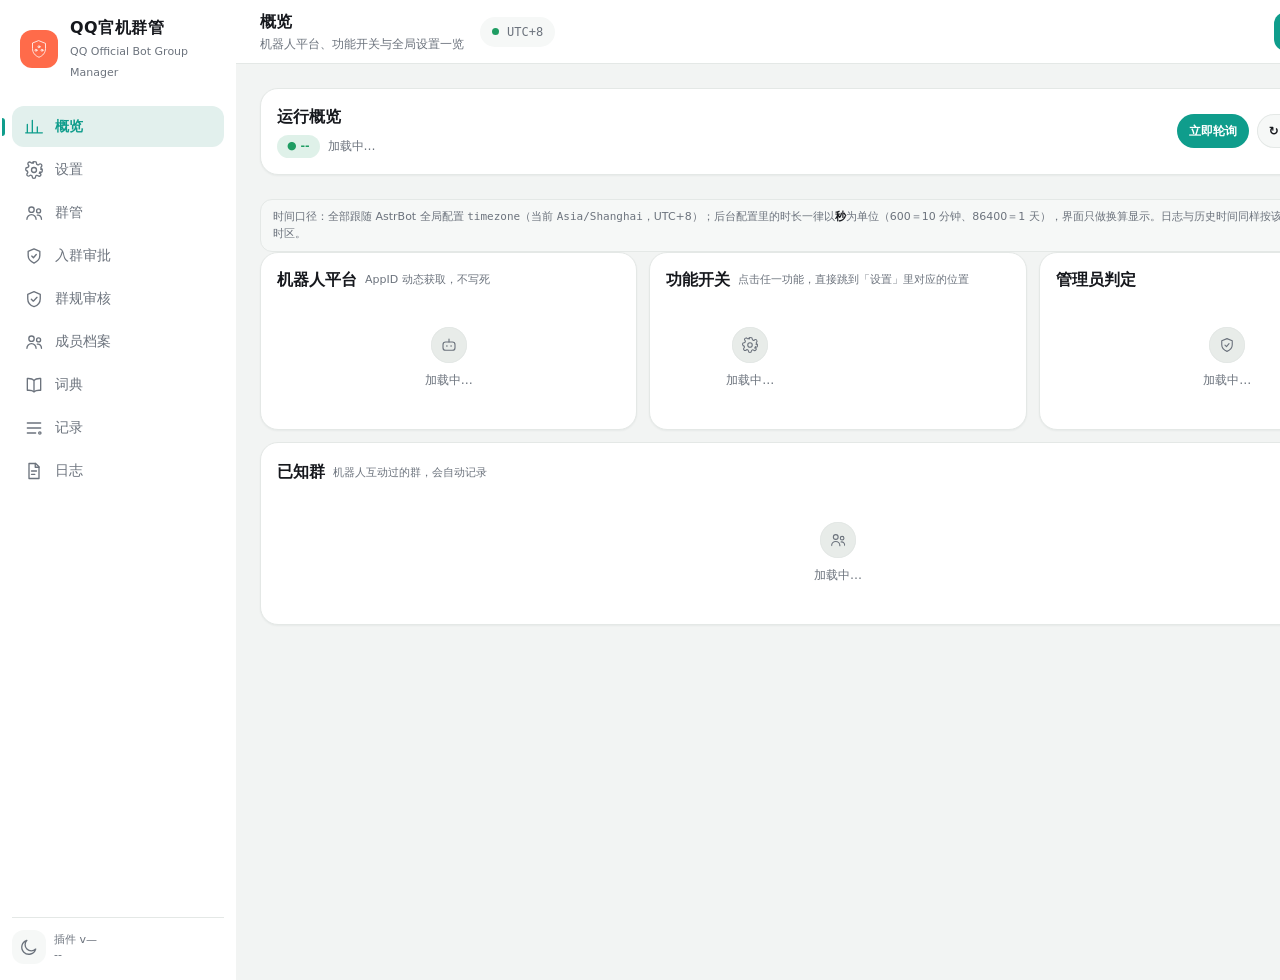
<file: pages/dashboard/__wrap.html>
<!doctype html><meta charset=utf-8><style>html,body{margin:0;height:100%%}iframe{border:0;width:1440px;height:980px;display:block}</style>
<iframe id=f sandbox="allow-scripts allow-forms allow-downloads" src="index.html"></iframe>
<script>
// 模拟 AstrBot 父窗口：只应答 ready / request，完全不支持开新窗口（与真实环境一致）
window.addEventListener("message", (e) => {
  const m = e.data; if (!m || m.channel !== "astrbot-plugin-page") return;
  if (m.kind === "ready") { e.source.postMessage({channel:"astrbot-plugin-page", kind:"context", context:{isDark:false, locale:"zh-CN", i18n:{}}}, "*"); }
  if (m.kind === "request") { e.source.postMessage({channel:"astrbot-plugin-page", kind:"response", requestId:m.requestId, ok:true, data:{ok:true}}, "*"); }
});
</script>
</file>
<file: pages/dashboard/app.css>
/* ══════════ TOKEN 表（唯一允许出现数值的地方） ══════════ */
:root{
  /* 间距刻度：只有这 6 档 */
  --s1:4px; --s2:8px; --s3:12px; --s4:16px; --s5:24px; --s6:32px;
  /* 字阶：只有这 5 档 */
  --t1:12px; --t2:14px; --t3:16px; --t4:20px; --t5:28px;
  /* 圆角：只有 4 个值 */
  --r-sm:8px; --r-md:12px; --r-lg:18px; --r-full:999px;
  /* 色板 */
  --bg:#f2f4f3; --pan:#ffffff; --soft:#e8ece9; --soft2:#f6f8f7;
  --tx:#16181d; --dim:#6c737d; --line:#e4e8e6;
  --acc:#0f9d8c; --acc-soft:#e2f0ed; --brand:#ff6b4a;
  --ok:#1f9d63; --warn:#b8770a; --warn-soft:#fbf1de; --bad:#d0402f;
  --sh1:0 1px 2px rgba(20,30,40,.05); --sh2:0 12px 32px rgba(20,30,40,.14);
  /* 字体栈：字母走 Latin 字体，汉字按下面顺序回退（缺哪个都不会出方块/乱码） */
  --sans:"Noto Sans SC","Source Han Sans SC","PingFang SC","Hiragino Sans GB","Microsoft YaHei",
         "WenQuanYi Micro Hei",system-ui,-apple-system,"Segoe UI",Roboto,"Helvetica Neue",Arial,sans-serif;
  --mono:ui-monospace,"JetBrains Mono","Cascadia Mono",Consolas,"DejaVu Sans Mono",Menlo,Monaco,
         "Noto Sans Mono CJK SC","Noto Sans SC","PingFang SC","Microsoft YaHei",monospace;
}
[data-theme="dark"]{
  --bg:#0f1416; --pan:#161d1f; --soft:#1d2628; --soft2:#131a1c;
  --tx:#e8eef0; --dim:#8b979c; --line:#243033;
  --acc:#2fd3bb; --acc-soft:#12332f; --brand:#ff7d5e;
  --ok:#3ecf8e; --warn:#e5b04a; --warn-soft:#33280f; --bad:#ff6b5e;
  --sh1:0 1px 2px rgba(0,0,0,.35); --sh2:0 16px 40px rgba(0,0,0,.55);
}
*{box-sizing:border-box;margin:0;padding:0}
body{background:var(--bg);color:var(--tx);font-family:var(--sans);
     font-size:var(--t2);line-height:1.5;-webkit-font-smoothing:antialiased}
.mono{font-family:var(--mono);font-variant-numeric:tabular-nums}
.ico{width:20px;height:20px;stroke:currentColor;stroke-width:1.6;fill:none;
     stroke-linecap:round;stroke-linejoin:round;flex:none}
.ico.s{width:16px;height:16px}
[data-theme="dark"] .only-light,[data-theme="light"] .only-dark{display:none}

/* ══════════ 骨架：左竖栏 + 内容区 ══════════ */
.app{display:grid;grid-template-columns:236px 1fr;height:100vh;overflow:hidden}
.rail{background:var(--pan);display:flex;flex-direction:column;padding:var(--s4) var(--s3);gap:var(--s5)}
.brand{display:flex;align-items:center;gap:var(--s3);padding:0 var(--s2)}
.brand .mark{width:38px;height:38px;border-radius:var(--r-md);background:var(--brand);
             display:grid;place-items:center;color:#fff;flex:none}
.brand b{font-size:var(--t3);font-weight:700;letter-spacing:.5px;display:block}
.brand span{font-size:11px;color:var(--dim)}
.nav{display:flex;flex-direction:column;gap:var(--s1);flex:1}
.nav a{cursor:pointer;display:flex;align-items:center;gap:var(--s3);padding:10px var(--s3);border-radius:var(--r-md);
       color:var(--dim);text-decoration:none;font-size:var(--t2);position:relative}
.nav a:hover{background:var(--soft2);color:var(--tx)}
.nav a.on{background:var(--acc-soft);color:var(--acc);font-weight:700}
.nav a.on::before{content:'';position:absolute;left:-12px;top:50%;transform:translateY(-50%);
                  width:3px;height:18px;border-radius:0 3px 3px 0;background:var(--acc)}
.nav .cnt{margin-left:auto;font-size:11px;background:var(--bad);color:#fff;border-radius:var(--r-full);
          min-width:18px;height:18px;display:grid;place-items:center;padding:0 5px;font-weight:700}
.railfoot{display:flex;gap:var(--s2);align-items:center;border-top:1px solid var(--line);padding-top:var(--s3)}
.railfoot small{font-size:11px;color:var(--dim);line-height:1.4}
.iconbtn{width:34px;height:34px;border-radius:var(--r-md);border:0;background:var(--soft2);color:var(--dim);
         display:grid;place-items:center;cursor:pointer;flex:none}
.iconbtn:hover{background:var(--soft);color:var(--tx)}

.main{display:flex;flex-direction:column;overflow:hidden}
.top{height:64px;display:flex;align-items:center;gap:var(--s4);padding:0 var(--s5);
     background:var(--pan);border-bottom:1px solid var(--line);flex:none}
.top h1{font-size:var(--t3);font-weight:700}
.top .sub{font-size:var(--t1);color:var(--dim);margin-top:1px}
.led{width:7px;height:7px;border-radius:50%;background:var(--ok);flex:none}
.led.pulse{box-shadow:0 0 0 0 var(--ok);animation:pulse 2s infinite}
@keyframes pulse{0%{box-shadow:0 0 0 0 rgba(31,157,99,.5)}70%{box-shadow:0 0 0 7px rgba(31,157,99,0)}100%{box-shadow:0 0 0 0 rgba(31,157,99,0)}}
.chip{display:flex;align-items:center;gap:var(--s2);background:var(--soft2);border-radius:var(--r-full);
      padding:6px var(--s3);font-size:var(--t1);color:var(--dim)}
.hbtn{margin-left:auto;display:flex;align-items:center;gap:var(--s2);background:var(--acc);color:#fff;border:0;
      border-radius:var(--r-md);padding:9px var(--s4);font:inherit;font-size:var(--t2);font-weight:600;cursor:pointer}
.hbtn:hover{filter:brightness(1.06)}
.hbtn kbd{background:rgba(255,255,255,.22);border-radius:var(--r-sm);padding:1px 5px;font-size:11px;
          font-family:var(--mono)}

.scroll{overflow-y:auto;padding:var(--s5);display:flex;flex-direction:column;gap:var(--s4)}

/* ══════════ KPI 条 ══════════ */
.kpis{display:grid;grid-template-columns:repeat(4,1fr);gap:var(--s3)}
.kpi{background:var(--pan);border-radius:var(--r-lg);padding:var(--s4);box-shadow:var(--sh1);position:relative}
.kpi .l{font-size:var(--t1);color:var(--dim)}
.kpi .n{font-size:var(--t5);font-weight:700;letter-spacing:-.5px;margin-top:var(--s1);line-height:1.1}
.kpi .d{font-size:11px;color:var(--dim);margin-top:var(--s1)}
.kpi .d.up{color:var(--ok)} .kpi .d.bad{color:var(--bad)}
.kpi .spark{position:absolute;right:var(--s4);top:var(--s4);color:var(--acc);opacity:.9}
.kpi.hot .n{color:var(--brand)}

/* ══════════ 栅格：主内容 2 / 侧栏 1 ══════════ */
.grid{display:grid;grid-template-columns:2fr 1fr;gap:var(--s4);align-items:start}
.card{background:var(--pan);border-radius:var(--r-lg);box-shadow:var(--sh1);overflow:hidden}
.card > header{display:flex;align-items:center;gap:var(--s2);padding:var(--s4) var(--s4) var(--s3)}
.card > header h3{font-size:var(--t3);font-weight:700}
.card > header .hint{font-size:11px;color:var(--dim);margin-left:auto}
.tnote{font-size:11px;color:var(--dim);line-height:1.6;background:var(--soft2);border:1px solid var(--line);
        border-radius:var(--r-md);padding:var(--s2) var(--s3);margin-top:var(--s3)}
.tnote b{color:var(--tx);font-weight:600}
.card .body{padding:0 var(--s4) var(--s4)}
.search{display:flex;align-items:center;gap:var(--s2);background:var(--soft2);border-radius:var(--r-md);
        padding:7px var(--s3);color:var(--dim);font-size:var(--t1);margin-left:auto}
.search input{border:0;background:transparent;font:inherit;font-size:var(--t1);color:var(--tx);outline:0;width:130px}

/* 表格化群列表 */
table{width:100%;border-collapse:collapse;table-layout:fixed}
th{font-size:11px;color:var(--dim);font-weight:600;text-align:left;padding:0 var(--s3) var(--s2)}
td{padding:var(--s3);border-top:1px solid var(--line);font-size:var(--t2);vertical-align:middle}
tr:hover td{background:var(--soft2)}
.gname{font-weight:700}
.gsub{font-size:11px;color:var(--dim);margin-top:2px}
.fp{display:inline-flex;align-items:center;gap:var(--s2);font-size:var(--t1);color:var(--dim);cursor:pointer;white-space:nowrap}
.fp:hover{color:var(--acc)}
.tag{white-space:nowrap;font-size:11px;font-weight:600;border-radius:var(--r-full);padding:3px 9px;background:var(--acc-soft);color:var(--acc)}
.tag.bad{background:rgba(208,64,47,.12);color:var(--bad)}
.tag.warn{background:rgba(184,119,10,.13);color:var(--warn)}
.btn{border:1px solid var(--line);background:transparent;color:var(--tx);border-radius:var(--r-md);
     padding:6px var(--s3);font:inherit;font-size:var(--t1);cursor:pointer;display:inline-flex;align-items:center;gap:5px;white-space:nowrap}
.btn:hover{border-color:var(--acc);color:var(--acc)}

/* 开关行 */
.swrow{display:flex;align-items:center;gap:var(--s3);padding:var(--s3) 0;border-top:1px solid var(--line)}
.swrow:first-child{border-top:0}
.swrow .txt{flex:1}
.swrow b{font-size:var(--t2);font-weight:600;display:block}
.swrow small{font-size:11px;color:var(--dim)}
.sw{width:38px;height:22px;border-radius:var(--r-full);background:var(--soft);position:relative;
    cursor:pointer;flex:none;transition:background .18s;border:1px solid var(--line)}
.sw::after{content:'';position:absolute;top:50%;left:2px;width:16px;height:16px;border-radius:50%;background:#fff;
           transform:translateY(-50%);transition:left .18s;box-shadow:0 1px 2px rgba(0,0,0,.25)}
.sw.on{background:var(--acc);border-color:var(--acc)}
.sw.on::after{left:19px}

/* ── 父子分组：父级包含子级，绝不与子级平级 ── */
.grp{border-top:1px solid var(--line);padding:var(--s3) 0}
.grp:first-child{border-top:0;padding-top:0}
.grphead{display:flex;align-items:center;gap:var(--s3);flex-wrap:wrap}
.grphead .ttl{flex:1;min-width:150px}
.grphead .ttl b{font-size:var(--t3);font-weight:700;display:block}
.grphead .ttl small{font-size:11px;color:var(--dim)}
.chevbtn{width:28px;height:28px;border-radius:var(--r-sm);border:0;background:var(--soft2);color:var(--dim);
         display:grid;place-items:center;cursor:pointer;flex:none}
.chevbtn:hover{background:var(--soft);color:var(--tx)}
.chevbtn .ico{transition:transform .18s}
.grp.collapsed .chevbtn .ico{transform:rotate(-90deg)}
.kids{margin:var(--s3) 0 0 var(--s2);padding-left:var(--s4);border-left:2px solid var(--acc);
      display:flex;flex-direction:column;gap:var(--s2)}
.grp.collapsed .kids{display:none}
.kid{display:flex;align-items:center;gap:var(--s3);padding:var(--s3);background:var(--soft2);border-radius:var(--r-md)}
.kid .txt{flex:1;min-width:0}
.kid b{font-size:var(--t2);font-weight:600;display:block}
.kid small{font-size:11px;color:var(--dim)}
.seg.sm{padding:3px;flex:none}
.seg.sm button{padding:5px 10px;font-size:var(--t1);flex:none}

/* ── 视图容器（导航切换）── */
.view{display:none}
.view.on{display:flex;flex-direction:column;gap:var(--s3)}

/* ── 功能域：一个功能 = 一个父级开关 + 它的子设置 ── */
.dom{background:var(--pan);border-radius:var(--r-lg);box-shadow:var(--sh1);overflow:hidden}
.dom.sketch{border:1px dashed var(--line);box-shadow:none;background:transparent}
.domhead{display:flex;align-items:center;gap:var(--s3);padding:var(--s3) var(--s4)}
.dic{width:34px;height:34px;border-radius:var(--r-md);background:var(--acc-soft);color:var(--acc);display:grid;place-items:center;flex:none}
.dom.off .dic{background:var(--soft);color:var(--dim)}
.dtxt{flex:1;min-width:0}
.dtxt b{font-size:var(--t3);font-weight:700;display:block}
.dtxt small{font-size:11px;color:var(--dim)}
.dstate{font-size:11px;color:var(--acc);background:var(--acc-soft);border-radius:var(--r-full);padding:3px 10px;white-space:nowrap}
.dom.off .dstate{color:var(--dim);background:var(--soft)}
.dombody{margin:0 0 var(--s4) 33px;padding:0 var(--s4);border-left:2px solid var(--acc);
         display:grid;grid-template-columns:repeat(2,1fr);gap:var(--s3)}
.dombody.single{grid-template-columns:1fr}
.dom.off .dombody{border-left-color:var(--line);opacity:.42;pointer-events:none}
.dom.collapsed .dombody{display:none}
.fitem{background:var(--soft2);border:1px solid var(--line);border-radius:var(--r-md);padding:var(--s3);min-width:0}
/* 置信度滑块 */
.rngrow{display:flex;align-items:center;gap:var(--s3);margin:2px 0 6px}
.rngrow input[type=range]{flex:1;min-width:0;height:22px;background:transparent;accent-color:var(--acc);cursor:pointer}
.rngval{font-size:var(--t1);font-weight:700;color:var(--acc);background:var(--acc-soft);border-radius:var(--r-full);
        padding:3px 10px;min-width:54px;text-align:center;font-variant-numeric:tabular-nums}
/* 多选：命中后处置 */
.ckrow{display:flex;flex-wrap:wrap;gap:var(--s2);margin:2px 0 6px}
.ck{display:inline-flex;align-items:center;gap:7px;padding:7px 11px;border:1px solid var(--line);border-radius:var(--r-sm);
    background:var(--pan);font-size:var(--t2);cursor:pointer;user-select:none}
.ck input{width:15px;height:15px;margin:0;accent-color:var(--acc)}
.ck:has(input:checked){border-color:var(--acc);background:var(--acc-soft);color:var(--acc);font-weight:600}
/* 分段选择器（单选）铺在字段里时换行不溢出 */
.seg.pick{flex-wrap:wrap;max-width:100%}
/* 字段名 chip：把真实配置键摆在标题旁边，方便对着插件核对 */
.key{font-size:11px;color:var(--dim);background:var(--soft);border:1px solid var(--line);border-radius:6px;padding:1px 6px;font-weight:500}
.fitem.wide{grid-column:1/-1}
.pickrow{display:flex;align-items:center;gap:var(--s2);flex-wrap:wrap;margin:2px 0 6px}
.picked{flex:1;min-width:0;font-size:var(--t1);color:var(--dim);background:var(--soft2);border:1px dashed var(--line);
        border-radius:var(--r-sm);padding:8px 10px;overflow:hidden;text-overflow:ellipsis;white-space:nowrap}
.fitem.sketch{border-style:dashed;background:transparent}
.fhead{display:flex;align-items:center;gap:var(--s2);margin-bottom:var(--s2)}
.fhead b{font-size:var(--t2);font-weight:600;flex:1;min-width:0}
.rst{display:inline-flex;align-items:center;gap:4px;border:0;background:transparent;color:var(--dim);
     font:inherit;font-size:11px;cursor:pointer;padding:2px 5px;border-radius:var(--r-sm);flex:none}
.rst:hover{color:var(--tx);background:var(--soft)}
.pchip{font-size:11px;color:var(--warn);background:var(--warn-soft);border-radius:var(--r-full);padding:2px 8px;white-space:nowrap}
.inp{width:100%;background:var(--pan);border:1px solid var(--line);border-radius:var(--r-sm);padding:8px 10px;
     font:inherit;font-size:var(--t2);color:var(--tx)}
.inp:focus{outline:none;border-color:var(--acc);box-shadow:0 0 0 3px var(--acc-soft)}
textarea.inp{min-height:62px;resize:vertical;line-height:1.55}
.fitem>small{display:block;margin-top:var(--s2);font-size:11px;color:var(--dim);line-height:1.5}
.fitem .sw{margin-left:auto}

/* 事件流 */
.ev{display:flex;gap:var(--s3);padding:10px 0;border-top:1px solid var(--line);align-items:flex-start}
.ev:first-child{border-top:0}
.ev time{font-size:11px;color:var(--dim);flex:none;width:42px}
.ev b{font-size:var(--t1);font-weight:600;display:block}
.ev small{font-size:11px;color:var(--dim)}
.ev .dot{margin-left:auto;width:7px;height:7px;border-radius:50%;flex:none;margin-top:5px}

/* ══════════ 帮助抽屉 ══════════ */
.scrim{position:fixed;inset:0;background:rgba(8,14,16,.4);opacity:0;pointer-events:none;transition:opacity .2s;z-index:20}
.scrim.on{opacity:1;pointer-events:auto}
.drawer{position:fixed;top:0;right:0;height:100%;width:400px;max-width:92vw;background:var(--pan);
        box-shadow:var(--sh2);transform:translateX(102%);transition:transform .22s ease;z-index:30;
        display:flex;flex-direction:column}
.drawer.on{transform:none}
.dhead{display:flex;align-items:center;gap:var(--s2);padding:var(--s4);border-bottom:1px solid var(--line)}
.dhead h3{font-size:var(--t3);font-weight:700}
.dhead .kbd{margin-left:auto;font-size:10px;color:var(--dim);background:var(--soft2);border-radius:var(--r-sm);padding:2px 6px}
.dbody{padding:var(--s4);overflow-y:auto;display:flex;flex-direction:column;gap:var(--s3);flex:1}
.seg{display:flex;gap:4px;background:var(--soft2);padding:4px;border-radius:var(--r-md);flex:none}
.seg button{flex:1;border:0;background:transparent;font:inherit;font-size:var(--t1);color:var(--dim);
            padding:7px 0;border-radius:var(--r-sm);cursor:pointer}
.seg button.on{background:var(--pan);color:var(--tx);font-weight:700;box-shadow:var(--sh1)}
#seg{flex-wrap:wrap}
#seg button{flex:1 1 auto}
.dsearch{display:flex;align-items:center;gap:var(--s2);background:var(--soft2);border-radius:var(--r-md);
         padding:10px var(--s3);color:var(--dim);flex:none}
.dsearch input{border:0;background:transparent;outline:0;font:inherit;font-size:var(--t2);color:var(--tx);width:100%}
.tcard{background:var(--soft2);border-radius:var(--r-md);flex:none;overflow:hidden}
.tq{display:flex;align-items:center;gap:var(--s2);width:100%;padding:10px var(--s3);border:0;background:transparent;
    font:inherit;font-size:var(--t2);font-weight:700;color:var(--tx);text-align:left;cursor:pointer}
.tq:hover{background:var(--soft)}
.tq .code{font-size:11px;background:var(--bad);color:#fff;border-radius:var(--r-full);padding:2px 8px;flex:none}
.tq .q{flex:1;min-width:0}
.tq .chev{flex:none;color:var(--dim);transform:rotate(-90deg);transition:transform .18s ease}
.tcard.on .tq .chev{transform:none}
.tans{display:none;padding:0 var(--s3) 11px}
.tcard.on .tans{display:block}
.tans p{font-size:var(--t1);color:var(--dim);line-height:1.7}
.tans .acts{display:flex;gap:var(--s2);margin-top:10px;flex-wrap:wrap}
.mini{font-size:11px;font-weight:600;color:var(--acc);background:var(--acc-soft);border:0;border-radius:var(--r-full);
      padding:5px 10px;cursor:pointer;display:inline-flex;align-items:center;gap:5px;font-family:inherit}
.mini.ghost{background:transparent;color:var(--dim);box-shadow:inset 0 0 0 1px var(--line)}
.mini:hover{filter:brightness(.97)}
.dgroup{font-size:11px;font-weight:700;color:var(--dim);letter-spacing:.5px;margin-top:var(--s2)}
.doclink{display:flex;align-items:center;gap:var(--s3);padding:11px var(--s3);border-radius:var(--r-md);
         text-decoration:none;color:var(--tx);background:var(--soft2)}
.doclink:hover{background:var(--acc-soft);color:var(--acc)}
.doclink b{font-size:var(--t1);font-weight:600;display:block}
.doclink small{font-size:10.5px;color:var(--dim);word-break:break-all;display:block;margin-top:3px}
.doclink small.mono{display:inline-block;font-size:10px;color:var(--dim);background:var(--soft);
                    border:1px solid var(--line);border-radius:5px;padding:2px 6px;margin-top:6px}
/* 不可点的本地文档行：不跟随 hover 变色，避免误以为能点 */
.doclink.flat{cursor:default}
.doclink.flat:hover{background:var(--soft2);color:var(--tx)}
.doclink .mini{flex:none;white-space:nowrap}
/* 定位高亮：跳到设置项 / 卡片时闪一圈，明确「就是这儿」 */
@keyframes focusflash{
  0%{box-shadow:0 0 0 0 var(--acc)} 15%{box-shadow:0 0 0 3px color-mix(in srgb,var(--acc) 45%,transparent)}
  60%{box-shadow:0 0 0 3px color-mix(in srgb,var(--acc) 30%,transparent)} 100%{box-shadow:0 0 0 0 transparent}}
.focus-flash{animation:focusflash 2.4s ease-out;border-radius:var(--r-md)}
.set-group.focus-flash,.set-item.focus-flash{position:relative;z-index:2}
.empty{font-size:var(--t1);color:var(--dim);text-align:center;padding:var(--s5) 0}

/* 页面上的术语角标 + 定位高亮 */
.termbadge{display:inline-grid;place-items:center;width:15px;height:15px;border-radius:50%;background:var(--acc-soft);
           color:var(--acc);font-size:10px;font-weight:700;cursor:pointer;margin-left:5px;vertical-align:2px;
           font-family:inherit;border:0}
.termbadge:hover{background:var(--acc);color:#fff}
.hit{animation:hit 1s ease-out 3;border-radius:var(--r-md);outline:2px solid var(--acc);outline-offset:3px;background:var(--acc-soft)}
@keyframes hit{0%{box-shadow:0 0 0 0 rgba(15,157,140,.45)}100%{box-shadow:0 0 0 14px rgba(15,157,140,0)}}
.toast{position:fixed;left:50%;bottom:28px;transform:translateX(-50%) translateY(10px);background:var(--tx);color:var(--pan);
       border-radius:var(--r-full);padding:9px var(--s4);font-size:var(--t1);opacity:0;transition:.2s;z-index:40}
.toast.on{opacity:1;transform:translateX(-50%)}
/* ── 分辨率适配 ── */
@media (max-width:1280px){
  .grid{grid-template-columns:1fr}
  .kpis{grid-template-columns:repeat(2,1fr)}
}
@media (max-width:1024px){
  .app{grid-template-columns:72px 1fr}
  .rail{padding:var(--s4) var(--s2);gap:var(--s4)}
  .brand{justify-content:center;padding:0}
  .btxt,.railfoot small{display:none}
  .nav a{justify-content:center;padding:11px 0}
  .nav a .lbl{display:none}
  .nav a .cnt{position:absolute;top:3px;right:12px;margin:0;font-size:10px;min-width:15px;height:15px}
  .nav a.on::before{left:-8px}
  .railfoot{justify-content:center}
}
@media (max-width:1024px){
  .dombody{grid-template-columns:1fr}
}
@media (max-width:760px){
  .domhead{flex-wrap:wrap;gap:var(--s2);padding:var(--s3)}
  .dombody{margin:0 0 var(--s3) 20px;padding-left:var(--s3)}
  .dic{width:30px;height:30px}
  .domhead .dstate{display:none}
  .chip{display:none}
  .app{grid-template-columns:1fr;grid-template-rows:1fr auto}
  .main{order:1;min-height:0}
  .rail{order:2;flex-direction:row;gap:var(--s1);padding:6px var(--s2);
        border-top:1px solid var(--line);box-shadow:0 -4px 16px rgba(20,30,40,.05)}
  .brand,.railfoot{display:none}
  .nav{flex-direction:row;gap:var(--s1);flex:1}
  .nav a{flex:1;flex-direction:column;gap:3px;padding:7px 0;font-size:11px;border-radius:var(--r-sm)}
  .nav a .lbl{display:inline}
  .nav a .cnt{position:static;margin-left:2px;font-size:10px;min-width:12px;height:12px}
  .nav a.on::before{display:none}
  .top{height:auto;padding:var(--s3) var(--s4);gap:var(--s2)}
  .top div:first-child{flex:1;min-width:0}
  .top .sub{display:none}
  .chip .ctxt{display:none}
  .hbtn{white-space:nowrap;flex:none;padding:9px var(--s3)}
  .hbtn kbd{display:none}
  .scroll{padding:var(--s3);gap:var(--s3)}
  .kpis{gap:var(--s2)} .kpi{padding:var(--s3)} .kpi .n{font-size:var(--t4)}
  .drawer{width:100%;max-width:100%}
  table,tbody,tr,td{display:block;width:100%}
  thead{display:none}
  tbody tr{padding:var(--s3);border-top:1px solid var(--line)}
  td{border:0;padding:2px 0}
  td:last-child{text-align:left !important;padding-top:var(--s3)}
  td:last-child .btn{width:100%;justify-content:center}
}

/* ══════════ 旧 token 别名（插件原有 CSS / JS 内联样式里引用过，保持兼容） ══════════ */
:root{
  --bg-grad-1:#f4f6fb; --bg-grad-2:#e7ecf4;
  --card-bg:var(--pan); --card-bg-soft:var(--soft2);
  --text:var(--tx); --text-dim:var(--dim); --border:var(--line); --sub:var(--dim);
  --accent:var(--acc); --accent-2:var(--brand); --accent-soft:var(--acc-soft);
  --green:var(--ok); --ok-soft:rgba(31,157,99,.14);
  --red:var(--bad); --bad-soft:rgba(208,64,47,.13);
  --orange:var(--warn); --danger:var(--bad);
  --primary:var(--acc); --primary-fg:#fff; --purple:#8b5cf6;
  --code:var(--soft); --code-bg:var(--soft);
  --shadow:var(--sh1); --shadow-lg:var(--sh2);
  --radius:var(--r-lg); --radius-sm:var(--r-md); --transition:all .18s ease;
}
[data-theme="dark"]{
  --ok-soft:rgba(62,207,142,.16); --bad-soft:rgba(255,107,94,.16);
}


/* ══════════════════════════════════════════════════════════════
   兼容层：插件原有类名 / JS 动态模板 → 新设计语言
   （原有标记与脚本一行不改也能吃上新的间距、字阶、圆角、配色）
   ══════════════════════════════════════════════════════════════ */
/* 顶栏已换成 rail + .top，旧的 page-head 不再承担标题职责 */
.page-head{display:none}

/* ── 卡片 ── */
.card{background:var(--pan);border:1px solid var(--line);border-radius:var(--r-lg);
      padding:var(--s4);margin-bottom:var(--s3);box-shadow:var(--sh1)}
.card.slim{display:flex;flex-wrap:wrap;align-items:center;gap:var(--s3);padding:var(--s3) var(--s4)}
.card h3{display:flex;align-items:center;flex-wrap:wrap;gap:var(--s2);font-size:var(--t3);
         font-weight:700;line-height:1.4;margin-bottom:var(--s3)}
.card.slim h3{margin:0}
.card-head{display:flex;align-items:center;flex-wrap:wrap;gap:var(--s3);margin-bottom:var(--s3)}
.card-head h3{margin:0;flex:1;min-width:180px}
.card-grid{display:grid;grid-template-columns:repeat(auto-fit,minmax(330px,1fr));gap:var(--s3);margin-bottom:var(--s3)}
.card-grid .card{margin-bottom:0}
.hint{font-size:11px;font-weight:400;color:var(--dim);line-height:1.6}
.hint b{color:var(--tx)}
.card code,.card kbd{font-family:var(--mono);font-size:11.5px;background:var(--soft);border-radius:5px;padding:1px 5px}
.empty{display:flex;flex-direction:column;align-items:center;justify-content:center;gap:var(--s2);
       font-size:var(--t1);color:var(--dim);text-align:center;padding:var(--s5) var(--s3)}
/* 空状态 / 加载中：软圆底 + 线性图标（原来是空圆点，像图标没显示出来） */
.empty .eico{width:36px;height:36px;padding:9px;box-sizing:border-box;border-radius:50%;
             background:var(--soft);box-shadow:inset 0 0 0 1px var(--line);color:var(--dim);stroke-width:1.5}
.empty .eico.spin{animation:e-spin 1.1s linear infinite}
@keyframes e-spin{to{transform:rotate(360deg)}}

/* ── 按钮 ── */
.btn{display:inline-flex;align-items:center;justify-content:center;gap:6px;border:0;cursor:pointer;
     font:inherit;font-size:var(--t1);font-weight:600;color:#fff;background:var(--acc);
     border-radius:var(--r-full);padding:8px var(--s3);transition:filter .15s ease}
.btn:hover{filter:brightness(1.05)}
.btn.ghost,.btn-ghost{background:var(--soft2);color:var(--tx);box-shadow:inset 0 0 0 1px var(--line)}
.btn.ghost:hover,.btn-ghost:hover{background:var(--soft);filter:none}
.btn.primary,.btn-primary{background:var(--acc);color:#fff}
.btn.danger,.btn-danger{background:var(--bad);color:#fff}
.btn.small{padding:5px 11px;font-size:11px}
.btn:disabled{opacity:.5;cursor:not-allowed}
.pill{display:inline-flex;align-items:center;gap:6px;font-size:11px;font-weight:600;color:var(--dim);
      background:var(--soft2);border-radius:var(--r-full);padding:3px 10px}
.pill::before{content:'';width:6px;height:6px;border-radius:50%;background:currentColor;opacity:.7}
.badge{display:inline-grid;place-items:center;min-width:17px;height:17px;padding:0 5px;border-radius:var(--r-full);
       background:var(--bad);color:#fff;font-size:10px;font-weight:700}
.badge.hidden{display:none}
.tag,.gtag{display:inline-block;font-size:11px;font-weight:600;color:var(--dim);background:var(--soft);
           border-radius:var(--r-full);padding:2px 9px}
.tag.ok,.gtag.ok{color:var(--ok);background:var(--ok-soft)}
.tag.bad,.gtag.bad{color:var(--bad);background:var(--bad-soft)}
.tag.warn,.gtag.warn{color:var(--warn);background:var(--warn-soft)}
.tag.on{color:var(--acc);background:var(--acc-soft)}

/* ── 概览：hero / kpi / 键值 / 功能开关 ── */
.hero{display:flex;flex-wrap:wrap;align-items:center;gap:var(--s3);background:var(--pan);
      border:1px solid var(--line);border-radius:var(--r-lg);padding:var(--s4);margin-bottom:var(--s3);box-shadow:var(--sh1)}
.hero-left{flex:1;min-width:220px}
.hero-title{font-size:var(--t3);font-weight:700}
.hero-sub{display:flex;flex-wrap:wrap;align-items:center;gap:var(--s2);margin-top:6px;font-size:var(--t1);color:var(--dim)}
.hero-badge{display:inline-flex;align-items:center;gap:5px;font-size:11px;font-weight:700;
            color:var(--dim);background:var(--soft2);border-radius:var(--r-full);padding:3px 10px}
.hero-badge.on{color:var(--ok);background:var(--ok-soft)}
.hero-badge.off{color:var(--bad);background:var(--bad-soft)}
.hero-actions{display:flex;flex-wrap:wrap;gap:var(--s2)}
.kpi-row{display:grid;grid-template-columns:repeat(auto-fit,minmax(150px,1fr));gap:var(--s3);margin-bottom:var(--s3)}
.kpi{background:var(--pan);border:1px solid var(--line);border-radius:var(--r-lg);padding:var(--s3) var(--s4);
     box-shadow:var(--sh1);position:relative;overflow:hidden}
.kpi-label{font-size:var(--t1);color:var(--dim)}
.kpi-val{font-size:var(--t4);font-weight:700;margin-top:4px;line-height:1.25}
.kv{display:grid;grid-template-columns:repeat(auto-fill,minmax(240px,1fr));gap:var(--s2)}
.kv-item{background:var(--soft2);border-radius:var(--r-md);padding:var(--s2) var(--s3)}
.kv-item .k{display:block;font-size:11px;color:var(--dim)}
.kv-item .v{font-size:var(--t2);font-weight:600;word-break:break-all}
.kv-item .v.mono{font-family:var(--mono);font-weight:400}
.grid-2{display:grid;grid-template-columns:repeat(auto-fill,minmax(250px,1fr));gap:var(--s2)}
.grid-4{display:grid;grid-template-columns:repeat(auto-fill,minmax(150px,1fr));gap:var(--s2)}
.feature-item{background:var(--soft2);border-radius:var(--r-md);padding:var(--s2) var(--s3);
              display:flex;flex-direction:column;gap:3px}
.feature-item .name{font-size:var(--t1);font-weight:600}
.feature-item .desc{font-size:10.5px;color:var(--dim);line-height:1.5}

/* ── 行式列表（群管 / 记录 / 判定记录） ── */
.row-item{display:flex;align-items:center;flex-wrap:wrap;gap:var(--s2);background:var(--soft2);
          border-radius:var(--r-md);padding:10px var(--s3);margin-bottom:var(--s2)}
.row-item .left{display:flex;align-items:center;flex-wrap:wrap;gap:var(--s2);flex:1;min-width:200px}
.row-item .seq{display:inline-grid;place-items:center;min-width:22px;height:22px;border-radius:var(--r-full);
               background:var(--acc-soft);color:var(--acc);font-size:11px;font-weight:700;padding:0 6px}
.row-item .meta,.row-item .desc{font-size:11px;color:var(--dim)}
.row-item b{font-weight:600}
.row-item .mono{font-family:var(--mono);font-size:11.5px}
.row-actions{display:flex;flex-wrap:wrap;gap:var(--s2);align-items:center}
.row-actions .btn{flex:none}
.recall-content{max-height:120px;overflow:auto;font-size:11.5px;color:var(--dim);
                background:var(--pan);border:1px solid var(--line);border-radius:var(--r-sm);
                padding:6px 10px;white-space:pre-wrap;word-break:break-all;flex-basis:100%}

/* ── 表格 ── */
.table-wrap,.group-table-wrap{overflow:auto;border:1px solid var(--line);border-radius:var(--r-md);background:var(--pan)}
table{border-collapse:collapse;width:100%;font-size:var(--t1)}
th,td{padding:9px var(--s3);text-align:left;border-bottom:1px solid var(--line);vertical-align:middle}
th{font-size:11px;font-weight:700;color:var(--dim);background:var(--soft2);position:sticky;top:0;z-index:1;white-space:nowrap}
tbody tr:last-child td{border-bottom:0}
tbody tr:hover td{background:var(--soft2)}
.group-table,.lex-tbl{min-width:560px}

/* ── 表单控件 ── */
input[type="text"],input[type="number"],input[type="search"],select,textarea{
  font:inherit;font-size:var(--t1);color:var(--tx);background:var(--soft2);
  border:1px solid var(--line);border-radius:var(--r-sm);padding:7px 10px;outline:0;transition:border-color .15s}
input:focus,select:focus,textarea:focus{border-color:var(--acc);background:var(--pan)}
textarea{min-height:78px;resize:vertical;line-height:1.6;font-family:inherit}
.input,.select{font:inherit;font-size:var(--t1)}
.check{display:inline-flex;align-items:center;gap:7px;font-size:var(--t1);cursor:pointer;
       background:var(--soft2);border-radius:var(--r-full);padding:6px 12px}
.check input{accent-color:var(--acc);width:15px;height:15px}
.field{display:flex;flex-direction:column;gap:5px;font-size:var(--t1)}
.field>span,.field>label{color:var(--dim);font-size:11px}
.mono{font-family:var(--mono);font-variant-numeric:tabular-nums}

/* ── 开关（旧 .switch .track） ── */
.switch{display:inline-flex;align-items:center;gap:var(--s2);cursor:pointer;font-size:var(--t1)}
.switch input{position:absolute;opacity:0;width:0;height:0}
.switch .track{position:relative;width:38px;height:22px;border-radius:var(--r-full);background:var(--soft);
               box-shadow:inset 0 0 0 1px var(--line);transition:background .16s ease;flex:none}
.switch .track::after{content:'';position:absolute;top:2px;left:2px;width:18px;height:18px;border-radius:50%;
                      background:var(--pan);box-shadow:var(--sh1);transition:transform .16s ease}
.switch input:checked+.track{background:var(--acc)}
.switch input:checked+.track::after{transform:translateX(16px)}
.stext{font-size:11px;color:var(--dim)}

/* ── 弹窗 / Toast ── */
.modal-mask{position:fixed;inset:0;display:none;align-items:center;justify-content:center;z-index:9999;
            background:rgba(8,14,16,.42);padding:16px}
.modal-mask.show{display:flex}
.modal-box{width:360px;max-width:94vw;background:var(--pan);border-radius:var(--r-lg);padding:var(--s4) var(--s4) var(--s3);
           box-shadow:var(--sh2)}
.modal-title{font-size:var(--t3);font-weight:700;margin-bottom:var(--s2)}
.modal-msg{font-size:var(--t2);color:var(--dim);line-height:1.7;margin-bottom:var(--s4);white-space:pre-wrap}
.modal-btns{display:flex;gap:var(--s2);justify-content:flex-end}
/* 自定义输入弹窗（替代沙箱里用不了的 prompt()） */
.modal-input{width:100%;margin:var(--s2) 0 var(--s4);box-sizing:border-box}
/* 成员档案：openid 很长（32 位），不限制会把表格撑出横向滚动条（1.1.1 修）。
   全局 table 是 table-layout:fixed，不写列宽就变成每列等宽，
   「操作」列三个按钮放不下 → 给各列钉死宽度，只让「昵称/openid」列吃剩余空间。 */
.oid{display:block;max-width:230px;overflow:hidden;text-overflow:ellipsis;white-space:nowrap;
     font-family:var(--mono)}
#memList th:nth-child(1){width:52px}
#memList th:nth-child(3){width:132px}
#memList th:nth-child(4){width:64px}
#memList th:nth-child(5){width:118px}
#memList th:nth-child(6){width:120px}
#memList th:nth-child(7){width:178px}
#memList th,#memList td{padding-left:var(--s2);padding-right:var(--s2);overflow:hidden}
#toast{position:fixed;left:50%;bottom:28px;transform:translateX(-50%) translateY(10px);opacity:0;
       background:var(--tx);color:var(--pan);border-radius:var(--r-full);padding:9px var(--s4);
       font-size:var(--t1);z-index:9999;max-width:86vw;transition:.2s;pointer-events:none}
#toast.show{opacity:1;transform:translateX(-50%)}

/* ── 记录页子页签 ── */
.rec-tabs{display:flex;gap:4px;background:var(--soft2);padding:4px;border-radius:var(--r-md);
          margin-bottom:var(--s3);overflow-x:auto}
.rec-tab{flex:1 1 auto;white-space:nowrap;border:0;background:transparent;font:inherit;font-size:var(--t1);
         color:var(--dim);padding:8px var(--s3);border-radius:var(--r-sm);cursor:pointer}
.rec-tab.active{background:var(--pan);color:var(--tx);font-weight:700;box-shadow:var(--sh1)}
.rec-pane{display:none}
.rec-pane.active{display:block}
.scope-bar{display:flex;flex-wrap:wrap;align-items:center;gap:var(--s2);background:var(--acc-soft);
           border-radius:var(--r-md);padding:9px var(--s3);margin-bottom:var(--s3);font-size:11px;color:var(--tx)}

/* ── 日志 ── */
.log-toolbar,.log-controls{display:flex;flex-wrap:wrap;align-items:center;gap:var(--s2);margin-bottom:var(--s3)}
/* 只有第一个按钮吃剩余空间（形成右侧按钮组），其余按钮紧跟其后。
   以前是每个 .btn 都 margin-left:auto，于是「批量导入」这种只有两个按钮的
   卡片里，导入被推到中间、取消被推到最右，窄屏宽屏都歪（1.1.1 修）。 */
.log-controls .btn{margin-left:0}
.log-controls .btn:first-of-type{margin-left:auto}
/* 日志区和页面同色系（1.1.1）：以前背景写死 --tx（那是文字色 token），
   浅色主题下是一整块近黑、深色主题下反过来发白，跟周围卡片完全两个色系，很晃眼。
   现在背景跟随卡片、文字与高亮色全部走主题 token，明暗两套都统一。 */
.log-list{background:var(--soft2);border:1px solid var(--line);border-radius:var(--r-md);
          padding:var(--s3);height:min(62vh,560px);overflow:auto;
          font-family:var(--mono);font-size:11.5px;line-height:1.7}
.log-list .empty{color:var(--dim)}
.log-list .empty .eico{background:var(--soft);box-shadow:none;color:var(--dim)}
.log-line{display:flex;gap:var(--s2);color:var(--tx);word-break:break-all}
.log-line .lt{color:var(--dim);flex:none}
.log-line .msg{flex:1;min-width:0}
.log-line .lv{flex:none;min-width:52px;font-weight:700}
.log-line .lv-DEBUG{color:var(--dim)}
.log-line .lv-INFO{color:var(--acc)}
.log-line .lv-WARNING{color:var(--warn)}
.log-line .lv-ERROR{color:var(--bad)}

/* ── 插件设置页（schema 自动生成） ── */
.set-toolbar{display:flex;flex-wrap:wrap;align-items:center;gap:var(--s2);background:var(--pan);
             border:1px solid var(--line);border-radius:var(--r-md);padding:10px var(--s3);
             margin-bottom:var(--s3);box-shadow:var(--sh1);position:sticky;top:0;z-index:6}
.set-toolbar .btn{flex:none}
/* 消息模板子页签里的「Markdown 大全」入口条 */
.md-help-bar{display:flex;flex-wrap:wrap;align-items:center;gap:var(--s2);
             background:var(--acc-soft);border:1px solid var(--line);border-radius:var(--r-md);
             padding:8px var(--s3);margin-bottom:var(--s3);font-size:var(--t1);color:var(--dim)}
.md-help-bar b{color:var(--tx)}
.md-help-bar span{flex:1;min-width:180px;line-height:1.5}
/* 帮助中心 · Markdown 大全卡片 */
.mdsec{background:var(--pan);border:1px solid var(--line);border-radius:var(--r-md);
       padding:10px var(--s3);margin-bottom:var(--s2);box-shadow:var(--sh1)}
.mdsec-head{display:flex;align-items:center;justify-content:space-between;gap:var(--s2);margin-bottom:4px}
.mdsec-head b{font-size:var(--t2)}
.mdsec-desc{font-size:var(--t1);color:var(--dim);line-height:1.65;margin-bottom:var(--s2)}
.mdsec-desc code{font-family:var(--mono);font-size:11px;background:var(--soft);border-radius:5px;padding:1px 5px}
.mdsec-desc strong{color:var(--tx)}
/* 抽屉只有 400px 宽，所以「写法 / 效果」上下叠放，不并排 */
.mdsec-grid{display:grid;grid-template-columns:1fr;gap:var(--s2)}
.mdsec-lab{display:flex;align-items:center;justify-content:space-between;
           font-size:10.5px;color:var(--dim);margin-bottom:4px}
.mdcode{margin:0;padding:8px 10px;background:var(--soft);border-radius:var(--r-sm);
        font-family:var(--mono);font-size:11.5px;line-height:1.65;white-space:pre-wrap;
        word-break:break-all;max-height:220px;overflow:auto}
.mdcode .zwsp{color:var(--brand);font-size:10px}
.mdprev{padding:8px 10px;background:var(--soft2);border:1px solid var(--line);
        border-radius:var(--r-sm);font-size:var(--t1);max-height:220px;overflow:auto}
.spacer{flex:1}
.set-dirty{font-size:11px;color:var(--dim)}
.set-dirty b{color:var(--brand)}
.set-group{background:var(--pan);border:1px solid var(--line);border-radius:var(--r-lg);
           margin-bottom:var(--s3);overflow:hidden;box-shadow:var(--sh1)}
.set-group-head{display:flex;align-items:center;gap:var(--s2);padding:var(--s3) var(--s4);cursor:pointer;
                background:var(--soft2)}
.set-group-head b{font-size:var(--t2);font-weight:700}
.set-group-head .set-subtitle{font-size:11px;color:var(--dim);flex:1;min-width:120px}
.set-group-body{padding:0 var(--s4) var(--s4)}
.set-group.collapsed .set-group-body{display:none}
.set-items{display:grid;grid-template-columns:repeat(auto-fit,minmax(280px,1fr));gap:var(--s3);
           padding-top:var(--s3);align-items:start}   /* 卡片按自身内容定高，别被同行的高项拉出一片空白 */
.set-item{display:flex;flex-direction:column;gap:5px;background:var(--soft2);border-radius:var(--r-md);padding:var(--s3)}
.set-item.dirty{box-shadow:inset 0 0 0 1.5px var(--brand)}
.set-label{display:flex;align-items:center;gap:6px;font-size:var(--t1);font-weight:600}
.set-label .dot{width:6px;height:6px;border-radius:50%;background:var(--brand);display:none}
.set-item.dirty .set-label .dot{display:inline-block}
.set-hint{font-size:10.5px;color:var(--dim);line-height:1.55}
.set-item input[type="text"],.set-item input[type="number"],.set-item select,.set-item textarea{width:100%}
.set-reset{margin-left:auto;font-size:11px;color:var(--acc);background:transparent;border:0;cursor:pointer;padding:2px 6px}
.set-savebar{display:none;align-items:center;gap:var(--s3);background:var(--tx);color:var(--pan);
             border-radius:var(--r-lg);padding:11px var(--s4);margin-top:var(--s3);position:sticky;bottom:var(--s3);z-index:6}
.set-savebar.show{display:flex}
.set-savebar .set-dirty{color:#b9c2c8}
.set-savebar .set-dirty b{color:#fff}

/* ── 群规审核（三栏工作台） ── */
.mod-scope .mod-app{display:flex;gap:var(--s3);height:calc(100vh - 112px);min-height:520px}
.mod-scope .mod-sidebar{width:250px;flex:0 0 250px;display:flex;flex-direction:column;background:var(--pan);
                        border:1px solid var(--line);border-radius:var(--r-lg);overflow:hidden;box-shadow:var(--sh1)}
.mod-scope .side-head{display:flex;align-items:center;gap:var(--s2);padding:var(--s3) var(--s3) var(--s2);
                      border-bottom:1px solid var(--line)}
.mod-scope .side-title{font-size:var(--t1);font-weight:700;flex:1}
.mod-scope .side-tip{font-size:10.5px;color:var(--dim);padding:6px var(--s3)}
.mod-scope .mod-search{padding:0 var(--s3) var(--s2)}
.mod-scope .mod-search input{width:100%}
.mod-scope .mod-group-list{list-style:none;overflow:auto;flex:1;padding:0 var(--s2) var(--s2)}
.mod-scope .mod-group-list .bot-head{display:flex;align-items:center;gap:var(--s2);padding:10px 10px 4px;
                                     font-size:11px;font-weight:700;color:var(--dim)}
.mod-scope .mod-group-list .bot-head .bot-name{flex:1;overflow:hidden;text-overflow:ellipsis;white-space:nowrap}
.mod-scope .mod-group-list li{display:flex;align-items:center;gap:var(--s2);padding:8px 10px;border-radius:var(--r-md);
                              cursor:pointer;font-size:var(--t1)}
.mod-scope .mod-group-list li:hover{background:var(--soft2)}
.mod-scope .mod-group-list li.on{background:var(--acc-soft);color:var(--acc);font-weight:700}
.mod-scope .mod-group-list li .gname{flex:1;min-width:0;overflow:hidden;text-overflow:ellipsis;white-space:nowrap}
.mod-scope .mod-group-list li .dot,.mod-scope .mod-group-list .dot{width:7px;height:7px;border-radius:50%;flex:none}
.mod-scope .mod-group-list .empty-li{padding:10px;font-size:11px;color:var(--dim)}
.mod-scope .mod-main{flex:1;min-width:0;display:flex;flex-direction:column;background:var(--pan);
                     border:1px solid var(--line);border-radius:var(--r-lg);overflow:hidden;box-shadow:var(--sh1)}
.mod-scope .mod-head{display:flex;align-items:center;gap:var(--s3);flex-wrap:wrap;padding:var(--s3) var(--s4) var(--s2);
                     border-bottom:1px solid var(--line)}
.mod-scope .name-edit{display:flex;gap:var(--s2);padding:var(--s2) var(--s4)}
.mod-scope .name-edit[hidden]{display:none}
.mod-scope .name-hint{padding:0 var(--s4) var(--s2);font-size:10.5px;color:var(--dim)}
.mod-scope .mod-tabs{display:flex;gap:4px;padding:var(--s3) var(--s4) 0;flex-wrap:wrap}
.mod-scope .mod-tab{border:0;background:var(--soft2);font:inherit;font-size:11px;font-weight:600;color:var(--dim);
                    padding:6px 12px;border-radius:var(--r-full);cursor:pointer}
.mod-scope .mod-tab.active{background:var(--acc);color:#fff}
.mod-scope .mod-pane{display:none;flex:1;overflow:auto;padding:var(--s3) var(--s4) var(--s5)}
.mod-scope .mod-pane.active{display:block}
.mod-scope .grid{display:grid;grid-template-columns:repeat(auto-fit,minmax(300px,1fr));gap:var(--s3);align-items:start}
/* 举报设置：开关一区、数字输入一区，不再混在同一网格里被互相拉高 */
.mod-scope .grid.switch-zone{grid-template-columns:repeat(auto-fit,minmax(280px,1fr));gap:var(--s2)}
.mod-scope .grid.input-zone{grid-template-columns:repeat(auto-fit,minmax(280px,1fr));align-items:start}
/* 开关个数是奇数时，最后一个独占一行，别只占半格留白 */
.mod-scope .grid.switch-zone > .field.check:last-child:nth-child(odd){grid-column:1/-1}
.mod-scope .grid.switch-zone + .desc{margin-top:var(--s3)}
.mod-scope .grid.one{grid-template-columns:1fr}
.mod-scope .grid.two{grid-template-columns:repeat(auto-fit,minmax(260px,1fr))}
.mod-scope .field{display:flex;align-items:center;gap:var(--s2);margin-bottom:var(--s2);font-size:var(--t1)}
.mod-scope .field.block{display:block}
.mod-scope .field.block span{display:block;margin-bottom:5px;color:var(--dim);font-size:11px}
.mod-scope .field input[type="text"],.mod-scope .field input[type="number"],.mod-scope .field select{flex:1;min-width:70px}
.mod-scope .field.check{background:var(--soft2);border-radius:var(--r-md);padding:8px 12px}
.mod-scope textarea,.mod-scope .rules input,.mod-scope .rules select{width:100%}
.mod-scope .row-actions{display:flex;gap:var(--s2);margin-top:var(--s3);flex-wrap:wrap}
.mod-scope .rules{display:flex;flex-direction:column;gap:var(--s2)}
.mod-scope .rule{background:var(--soft2);border-radius:var(--r-md);padding:var(--s3);
                 display:grid;grid-template-columns:1fr 1fr;gap:var(--s2)}
.mod-scope .rule .rule-head{grid-column:1/-1;display:flex;align-items:center;gap:var(--s2)}
.mod-scope .rule .rule-head b{flex:1;min-width:0;font-size:var(--t2)}
.mod-scope .rule label{display:flex;align-items:center;gap:6px;font-size:11px;color:var(--dim)}
.mod-scope .rule input[type="text"],.mod-scope .rule select{flex:1}
.mod-scope .stat-row{display:flex;flex-wrap:wrap;gap:var(--s2)}
.mod-scope .stat{background:var(--soft2);border-radius:var(--r-md);padding:var(--s2) var(--s3);min-width:118px}
.mod-scope .stat b{display:block;font-size:var(--t3)}
.mod-scope .test-box{display:flex;gap:var(--s2);align-items:flex-start}
.mod-scope .test-box textarea{flex:1}
.mod-scope .test-result{margin-top:var(--s3);padding:var(--s3);background:var(--soft2);border-radius:var(--r-md);
                        font-size:var(--t1);line-height:1.7}
.mod-scope .table-wrap{overflow:auto;border:1px solid var(--line);border-radius:var(--r-md);margin-top:var(--s2)}
/* ── 变体检测：实验特性，单独成框（颜色跟随明暗主题的 warn 语义色） ── */
.mod-scope .beta-box{grid-column:1/-1;border:1px dashed var(--warn);background:var(--warn-soft);
                     border-radius:var(--r-md);padding:var(--s3) var(--s3) var(--s2);margin:var(--s2) 0}
.mod-scope .beta-head{display:flex;align-items:center;gap:var(--s2);flex-wrap:wrap;margin-bottom:var(--s2)}
.mod-scope .beta-head b{font-size:var(--t2)}
.mod-scope .beta-head .hint{margin-left:auto}
.mod-scope .beta-badge{flex:none;background:var(--warn);color:var(--pan);font-size:10.5px;font-weight:700;
                       letter-spacing:.5px;line-height:1.6;padding:2px 10px;border-radius:var(--r-full)}
.mod-scope .beta-note{margin:0 0 var(--s2);font-size:11px;line-height:1.7;color:var(--dim)}
.mod-scope .beta-note b{color:var(--tx)}
.mod-scope .beta-grid{display:grid;grid-template-columns:repeat(auto-fit,minmax(270px,1fr));gap:var(--s3);align-items:start}
.mod-scope .mod-toast{position:fixed;left:50%;bottom:26px;transform:translateX(-50%) translateY(12px);z-index:60;
                      background:var(--tx);color:var(--pan);border-radius:var(--r-full);padding:9px var(--s4);font-size:11.5px;
                      opacity:0;pointer-events:none;transition:.22s}
.mod-scope .mod-toast.show{opacity:1;transform:translateX(-50%) translateY(0)}

/* ── 词典 ── */
.lex-stats{display:flex;flex-wrap:wrap;gap:var(--s2);margin-bottom:var(--s3)}
.lex-stat{flex:1 1 108px;background:var(--soft2);border-radius:var(--r-md);padding:var(--s2) var(--s3)}
.lex-stat b{display:block;font-size:var(--t3)}
.lex-stat span{font-size:10.5px;color:var(--dim)}
.lex-grid{display:grid;grid-template-columns:repeat(auto-fill,minmax(210px,1fr));gap:var(--s2);margin-bottom:var(--s3)}
.lex-grid>*{min-width:0}
.lex-grid select,.lex-grid input,.lex-grid .field{width:100%;min-width:0;max-width:100%}
select{max-width:100%}
.lex-chips{display:flex;flex-wrap:wrap;gap:6px;margin-bottom:var(--s2)}
.lex-chip{display:inline-flex;align-items:center;gap:6px;font-size:11px;background:var(--soft);
          border-radius:var(--r-full);padding:3px 10px}
.lex-chip button{border:0;background:transparent;color:var(--dim);cursor:pointer;font:inherit;padding:0}
.lex-hint{font-size:10.5px;color:var(--dim);line-height:1.6;margin:6px 0}
.lex-desc{max-width:340px;font-size:11px;color:var(--dim)}
.lex-name{font-weight:600}
.lex-tag{display:inline-block;font-size:10.5px;font-weight:600;color:var(--acc);background:var(--acc-soft);
         border-radius:var(--r-full);padding:2px 8px;margin:3px 4px 0 0}
.lex-tag.ok{color:var(--ok);background:var(--ok-soft)}
.lex-tag.warn{color:var(--warn);background:var(--warn-soft)}
.lex-tag.bad{color:var(--bad);background:var(--bad-soft)}
.lex-words{display:flex;flex-wrap:wrap;gap:6px;max-height:220px;overflow:auto}
.lex-actions{display:flex;flex-wrap:wrap;gap:6px;align-items:center}
.lex-detail-cat{font-size:11px;font-weight:700;color:var(--dim);margin:var(--s2) 0 4px}
.lex-rename-input{width:150px}
.lex-name-cell{display:flex;align-items:center;gap:6px;flex-wrap:wrap}
.test-box{display:flex;gap:var(--s2)}
.test-result{margin-top:var(--s3);padding:var(--s3);background:var(--soft2);border-radius:var(--r-md);font-size:var(--t1)}

/* ── 分辨率适配 ── */
@media (max-width:1100px){
  .mod-scope .mod-app{flex-direction:column;height:auto}
  .mod-scope .mod-sidebar{width:auto;flex:0 0 auto}
  .mod-scope .mod-group-list{max-height:240px}
}

/* ── 一级页签面板 + 左栏导航（按钮版，覆盖旧 .tab/.panel） ── */
.panel{display:none}
.panel.active{display:block}
.nav{display:flex;flex-direction:column;gap:2px}
.nav .tab{display:flex;align-items:center;gap:11px;width:100%;text-align:left;border:0;cursor:pointer;
          font:inherit;font-size:var(--t2);font-weight:500;color:var(--dim);background:transparent;
          padding:10px var(--s3);border-radius:var(--r-md);position:relative}
.nav .tab:hover{background:var(--soft);color:var(--tx)}
.nav .tab.active{color:var(--acc);font-weight:700;background:var(--acc-soft)}
.nav .tab.active::before{content:'';position:absolute;left:-10px;top:50%;transform:translateY(-50%);
                         width:3px;height:18px;border-radius:0 3px 3px 0;background:var(--acc)}
.nav .tab .lbl{flex:1;min-width:0}
.nav .tab .badge{position:absolute;top:6px;right:10px;margin:0}
@media (max-width:1024px){
  .nav .tab{justify-content:center;padding:11px 0}
  .nav .tab .lbl{display:none}
  .nav .tab .badge{top:3px;right:10px}
  .nav .tab.active::before{left:-6px}
}

/* ══════════════════════════════════════════════════════════════
   设置面板改造（v1.1.0）
   ① .field.check：从「小方块 + 居中文字」改成整行卡片（文字左 / 开关右）
   ② 数字、文本字段：标签在上、控件占满整格，宽度统一
   ③ 栅格与控件宽度跟随视口自适应，窄屏不再碎成一堆小框
   根源：全局 .field 是 flex-direction:column，而 .mod-scope .field 只覆盖了
   display 没覆盖方向，导致 checkbox 和文字被压成上下居中堆叠。
   ══════════════════════════════════════════════════════════════ */

/* ── ① 开关行 ── */
.field.check{
  position:relative;
  display:flex;flex-direction:row;align-items:center;gap:var(--s3);
  width:100%;min-width:0;margin:0;
  padding:11px var(--s3);
  background:var(--soft2);border:1px solid var(--line);border-radius:var(--r-md);
  font-size:var(--t1);line-height:1.55;cursor:pointer;
  transition:border-color .15s ease,background .15s ease;
}
.field.check:hover{background:var(--soft);border-color:var(--line)}
.field.check > span{order:1;flex:1;min-width:0}
/* 原生 checkbox 保留可访问性与 change 事件，视觉交给 .tsw */
.field.check > input[type="checkbox"]{
  position:absolute;opacity:0;width:1px;height:1px;margin:0;pointer-events:none;
}
.tsw{
  order:2;flex:none;position:relative;display:block;
  width:44px;height:26px;border-radius:var(--r-full);
  background:var(--soft);box-shadow:inset 0 0 0 1px var(--line);
  transition:background .18s ease,box-shadow .18s ease;
}
.tsw::after{
  content:"";position:absolute;top:3px;left:3px;width:20px;height:20px;border-radius:50%;
  background:#fff;box-shadow:0 1px 3px rgba(10,20,25,.35);
  transition:transform .18s ease;
}
[data-theme="dark"] .tsw::after{background:#eef4f6}
.field.check > input[type="checkbox"]:checked + .tsw{background:var(--acc);box-shadow:inset 0 0 0 1px var(--acc)}
.field.check > input[type="checkbox"]:checked + .tsw::after{transform:translateX(18px)}
.field.check > input[type="checkbox"]:focus-visible + .tsw{outline:2px solid var(--acc);outline-offset:3px}
.field.check > input[type="checkbox"]:disabled + .tsw{opacity:.45}

/* ── ② 字段：标签在上、控件占满整格 ── */
.mod-scope .grid > .field:not(.check),
.mod-scope .beta-grid > .field:not(.check){
  display:flex;flex-direction:column;align-items:stretch;gap:6px;
  width:100%;min-width:0;margin:0;
  padding:11px var(--s3);
  background:var(--soft2);border:1px solid var(--line);border-radius:var(--r-md);
}
.mod-scope .grid > .field:not(.check) > span,
.mod-scope .beta-grid > .field:not(.check) > span{font-size:11px;color:var(--dim);line-height:1.5}
.mod-scope .grid > .field:not(.check) > input,
.mod-scope .grid > .field:not(.check) > select,
.mod-scope .grid > .field:not(.check) > textarea,
.mod-scope .beta-grid > .field:not(.check) > input,
.mod-scope .beta-grid > .field:not(.check) > select,
.mod-scope .beta-grid > .field:not(.check) > textarea{width:100%;min-width:0}
/* 整格宽度的说明行（维度开关、分组说明等）不与字段争列 */
.mod-scope .grid > .desc{grid-column:1/-1;margin:var(--s1) 0 0}
/* 说明行现在直接放在面板里，不再是网格的子项 */
.mod-scope .desc{font-size:11px;color:var(--dim);line-height:1.6;margin:0 0 var(--s2)}
/* 区块外的 block 字段（豁免成员 / 自定义关键词）同样铺满 */
.mod-scope .field.block{display:flex;flex-direction:column;align-items:stretch;gap:6px;width:100%;min-width:0}
.mod-scope .field.block > span{font-size:11px;color:var(--dim);line-height:1.5}
.mod-scope .field.block > textarea{width:100%;min-width:0}
/* 白名单输入：和上面卡片同宽，不再缩成 200px 的小框 */
#lex-allow-input{width:100%;min-width:0;min-height:72px}
#s-whitelist,#s-keywords{width:100%;min-width:0}

/* ── ③ 分辨率适配：栅格按视口给出合理列宽与列数 ── */
.mod-scope .grid{grid-template-columns:repeat(auto-fit,minmax(min(100%,300px),1fr))}
.mod-scope .beta-grid{grid-template-columns:repeat(auto-fit,minmax(min(100%,270px),1fr))}
.set-items{grid-template-columns:repeat(auto-fit,minmax(min(100%,280px),1fr))}
@media (min-width:1600px){
  .mod-scope .grid,.mod-scope .beta-grid{grid-template-columns:repeat(auto-fit,minmax(340px,1fr))}
}
@media (min-width:2200px){
  .mod-scope .grid,.mod-scope .beta-grid{grid-template-columns:repeat(auto-fit,minmax(380px,1fr))}
}
@media (max-width:760px){
  .mod-scope .mod-pane{padding:var(--s3) var(--s3) var(--s5)}
  .mod-scope .grid,.mod-scope .beta-grid{gap:var(--s2)}
  .field.check{padding:10px var(--s2)}
  .tsw{width:40px;height:24px}
  .tsw::after{width:18px;height:18px}
  .field.check > input[type="checkbox"]:checked + .tsw::after{transform:translateX(16px)}
}

/* ── ④ 词典页签：文本框与栅格同样吃满宽度 ── */
#tab-lexicons .lex-grid{grid-template-columns:repeat(auto-fit,minmax(min(100%,240px),1fr))}
#tab-lexicons .lex-grid > .field.check{grid-column:1/-1}
#tab-lexicons .card textarea{width:100%;min-width:0}
#lex-up-text{width:100%;min-width:0;min-height:110px;margin-top:var(--s2)}
/* 命中测试：textarea 撑满剩余宽度并顶对齐，按钮不再被拉成高胖胶囊 */
.test-box{align-items:flex-start}
.test-box textarea,#lex-test-text{flex:1 1 auto;width:auto;min-width:0;min-height:70px}
.test-box > .btn,.test-box > button{flex:0 0 auto;margin-top:1px}
@media (min-width:1600px){
  #tab-lexicons .lex-grid{grid-template-columns:repeat(auto-fit,minmax(280px,1fr))}
}
@media (max-width:760px){
  #tab-lexicons .lex-grid{gap:var(--s2)}
  .test-box{flex-direction:column}
  .test-box > .btn,.test-box > button{align-self:flex-start;margin-top:0}
}

/* ── ⑤ 手机端（≤760px）：rail 变底部横排导航，七个入口一行铺满 ──
   原因：上面 ≤760px 的旧规则写的是 `.nav a`，但导航实际是 `<button class="tab">`，
   选择器对不上，于是 rail 一直是 236px 竖排，手机上七个图标挤成一竖列。 */
@media (max-width:760px){
  .app{
    grid-template-columns:1fr;
    grid-template-rows:1fr auto;
    height:100vh;height:100dvh;
  }
  .rail{
    order:2;flex-direction:row;align-items:stretch;gap:0;
    padding:5px 6px calc(5px + env(safe-area-inset-bottom));
    border-top:1px solid var(--line);
    box-shadow:0 -2px 12px rgba(0,0,0,.14);
    z-index:20;backdrop-filter:blur(8px);
  }
  .brand,.railfoot{display:none}
  .nav,.nav.tabs{
    flex-direction:row;flex:1;gap:2px;
    align-items:stretch;justify-content:space-between;
  }
  .nav .tab{
    flex:1 1 0;min-width:0;width:auto;
    flex-direction:column;justify-content:center;align-items:center;gap:2px;
    padding:5px 0;border-radius:var(--r-sm);
    font-size:9.5px;line-height:1.15;font-weight:500;text-align:center;
    white-space:nowrap;
  }
  .nav .tab .ico{width:18px;height:18px;flex:none}
  .nav .tab .lbl{
    display:block;flex:none;min-width:0;max-width:100%;
    overflow:hidden;text-overflow:ellipsis;
  }
  .nav .tab.active::before{display:none}
  .nav .tab .badge{
    top:2px;right:calc(50% - 21px);
    font-size:9px;min-width:12px;height:12px;padding:0 3px;
  }
  /* 手机端主内容要能手指滚动：.main 原来是 overflow:hidden，
     内容超出后只能靠程序改 scrollTop，用户滑不动（长页签会「卡住看不见」）。*/
  .main{
    overflow-y:auto;overflow-x:hidden;
    -webkit-overflow-scrolling:touch;overscroll-behavior:contain;
    min-height:0;
  }
  .top{
    position:sticky;top:0;z-index:10;
    height:auto;padding:10px var(--s3);gap:var(--s2);
    background:var(--pan);border-bottom:1px solid var(--line);
  }
}

/* ── 概览·功能开关：整块可点，点了跳到「设置」对应配置项 ── */
.feature-item.clickable{cursor:pointer;font:inherit;color:inherit;text-align:left;width:100%;
                        border:1px solid transparent;
                        transition:background .15s,border-color .15s,transform .1s}
.feature-item.clickable:hover{background:var(--acc-soft);border-color:var(--acc)}
.feature-item.clickable:hover .name{color:var(--acc)}
.feature-item.clickable:active{transform:scale(.99)}
.feature-item.clickable:focus-visible{outline:2px solid var(--acc);outline-offset:2px}

/* ── 设置页：开关项单独成行，不和输入框混在同一个网格里 ── */
/* 用 flex 而不是 grid：一行只有 1 个开关时它会撑满整行，不会留两格空白 */
.switch-row{display:flex;flex-wrap:wrap;gap:var(--s2);margin-bottom:var(--s3)}
.switch-row .set-item{flex:1 1 240px;min-width:0;flex-direction:row;align-items:center;
                      justify-content:space-between;gap:var(--s2);padding:10px var(--s3)}
.switch-row .set-item .set-label{flex:1;min-width:0;font-weight:500}
.switch-row .set-item .set-hint{display:none}
.switch-row .set-item .switch{margin-left:auto;flex:none}
.switch-row .set-item .set-reset{opacity:0;transition:opacity .15s}
.switch-row .set-item:hover .set-reset,.switch-row .set-item:focus-within .set-reset{opacity:1}

/* ---------- 入群自动审批 ---------- */
.appr-form{display:grid;grid-template-columns:repeat(auto-fit,minmax(230px,1fr));
           gap:var(--s3);margin-bottom:var(--s3)}
.appr-form>label{display:flex;flex-direction:column;gap:5px;font-size:var(--t1);min-width:0}
.appr-form>label.wide{grid-column:1/-1}
.appr-form>label.chk{flex-direction:row;align-items:center;gap:7px;cursor:pointer;
                     background:var(--soft2);border-radius:var(--r-full);padding:7px 12px;width:max-content}
.appr-form textarea,.appr-form input[type="text"],.appr-form input[type="datetime-local"]{
  width:100%;background:var(--pan);border:1px solid var(--line);border-radius:var(--r-sm);
  padding:8px 10px;color:var(--tx);font:inherit;resize:vertical}
.appr-form textarea:focus,.appr-form input:focus{outline:none;border-color:var(--acc)}
/* 白名单是独立 card（不走 .appr-form 网格），textarea 默认只有 cols=20 那么窄，这里单独撑满 */
#appr-wl>label.wide{display:flex;flex-direction:column;gap:5px;font-size:var(--t1);margin-bottom:var(--s3)}
#appr-wl-users{width:100%;min-width:0;box-sizing:border-box;min-height:96px;background:var(--pan);
               border:1px solid var(--line);border-radius:var(--r-sm);padding:8px 10px;
               color:var(--tx);font:inherit;line-height:1.6;resize:vertical}
#appr-wl-users:focus{outline:none;border-color:var(--acc)}
#appr-rows .btn[disabled]{opacity:.6;cursor:progress}
#appr-rows tr.appr-pending{opacity:.75}
#appr-rows tr.appr-pending td{background:color-mix(in srgb, var(--acc) 6%, transparent)}
.appr-groups{display:flex;flex-wrap:wrap;gap:4px;max-width:340px}
.appr-ops{display:flex;flex-wrap:wrap;gap:5px}
.appr-warn{color:var(--danger)}

/* ===== 消息模板：格式拨杆 + 编辑对话框 ===== */
.tpl-fmtbar{display:flex;align-items:center;gap:8px;margin:2px 0 6px;flex-wrap:wrap}
.tpl-fmtseg{max-width:260px}
.tpl-fmtseg button{font-size:var(--t1)}
.tpl-editbtn{white-space:nowrap}
/* 编辑对话框：整屏铺开。原先 min(1100px,94vw) + max-height:88vh 的居中浮层
   在插件的 iframe 里既撑不满视口、内容又被裁掉（底部按钮直接溢出框外），
   这里改成铺满 iframe 的工作台布局，左右两栏各自滚动。 */
.tpl-dlg{border:0;padding:0;margin:0;inset:0;
  width:100%;height:100%;max-width:100%;max-height:100%;
  border-radius:0;background:var(--pan);color:var(--tx);
  box-shadow:none;overflow:hidden}
.tpl-dlg[open]{display:flex;flex-direction:column}
.tpl-dlg::backdrop{background:rgba(0,0,0,.55)}
.tpl-dlg-head{display:flex;align-items:flex-start;flex-wrap:wrap;gap:var(--s3);padding:var(--s4) var(--s5);
  border-bottom:1px solid var(--line);flex:none;background:var(--pan)}
.tpl-dlg-head > div:first-child{flex:1 1 260px;min-width:0}
.tpl-dlg-head h3{margin:0;font-size:var(--t3);overflow-wrap:anywhere}
/* 变量清单很长，最多两行，窄屏不至于把头部撑成一堵墙 */
.tpl-dlg-sub{margin:3px 0 0;color:var(--dim);font-size:var(--t1);display:-webkit-box;
  -webkit-line-clamp:2;-webkit-box-orient:vertical;overflow:hidden}
.tpl-dlg-head .seg{flex:none}
.tpl-dlg-head .iconbtn{margin-left:auto;flex:none}
.tpl-dlg-body{flex:1;min-height:0;display:grid;grid-template-columns:1fr 1fr;
  grid-template-rows:minmax(0,1fr);gap:0}
.tpl-dlg-pane{padding:var(--s4) var(--s5);display:flex;flex-direction:column;gap:var(--s2);
  min-width:0;min-height:0;overflow:auto}
.tpl-dlg-pane + .tpl-dlg-pane{border-left:1px solid var(--line)}
.tpl-dlg-label{font-size:var(--t1);color:var(--dim);flex:none}
.tpl-dlg-text{flex:1;min-height:120px;resize:none;font-family:var(--mono);font-size:var(--t2);line-height:1.6}
.tpl-dlg-imgrow{display:flex;flex-direction:column;gap:6px}
/* 模板弹窗的「插入模块」快捷条：@群员 / 群员头像 */
.tpl-mod-row{display:flex;flex-wrap:wrap;align-items:center;gap:6px;margin-top:2px}
.tpl-mod-label{font-size:12px;color:var(--dim)}
.tpl-mod-chip{border:1px solid var(--line);background:transparent;color:var(--tx);border-radius:var(--r-full);padding:2px 10px;font-size:var(--t1);cursor:pointer;transition:background .15s,border-color .15s}
.tpl-mod-chip:hover{background:var(--acc-soft);border-color:var(--acc)}
/* 预览里内置模块的等效示意（面板拿不到成员 openid，只能示意尺寸与位置） */
.md-at{display:inline-block;padding:0 5px;border-radius:4px;background:rgba(88,101,242,.14);color:#3563f0;font-weight:600}
.md-avatar{display:inline-flex;align-items:center;justify-content:center;border-radius:50%;background:linear-gradient(135deg,#7aa7ff,#b48cff);color:#fff;font-size:11px;vertical-align:middle;margin:0 2px}
.tpl-dlg-size{display:flex;gap:10px}
.tpl-dlg-size label{display:flex;align-items:center;gap:6px;font-size:var(--t1);color:var(--dim)}
.tpl-dlg-size .input{width:86px}
.tpl-dlg-actions{display:flex;align-items:center;gap:8px;margin-top:auto;padding-top:6px}
.tpl-preview{flex:1;overflow:auto;background:var(--soft2);border-radius:var(--r-md);padding:12px 14px;min-height:120px}
.pv-text{white-space:pre-wrap;line-height:1.7;overflow-wrap:anywhere}
.pv-md{line-height:1.7;overflow-wrap:anywhere}
.pv-md p{margin:4px 0}
.pv-md .pv-h1{font-size:1.18em;font-weight:700;margin:8px 0 4px}
.pv-md .pv-h2{font-size:1.06em;font-weight:700;margin:6px 0 3px}
.pv-md blockquote{margin:6px 0;padding:2px 0 2px 10px;border-left:3px solid var(--acc);color:var(--dim)}
.pv-md ul,.pv-md ol{margin:4px 0 4px 20px;padding:0}
.pv-md hr{border:0;border-top:1px solid var(--line);margin:10px 0}
.pv-md a{color:var(--acc)}
.pv-cap{margin-top:8px;color:var(--dim);font-size:var(--t1)}
.pv-warn{color:var(--dim);font-size:var(--t1);padding:10px;border:1px dashed var(--line);border-radius:8px;text-align:center}
@media (max-width:820px){
  .tpl-dlg-body{grid-template-columns:1fr;grid-template-rows:minmax(0,1fr) minmax(0,1fr)}
  .tpl-dlg-pane + .tpl-dlg-pane{border-left:0;border-top:1px solid var(--line)}
  .tpl-dlg-pane{padding:var(--s3) var(--s4)}
  .tpl-dlg-head{padding:var(--s3) var(--s4)}
  .tpl-dlg-head .seg{order:3;width:100%;max-width:none}
}

/* 插件处理记录：合并页 */
.rec-tbl tbody tr { cursor: pointer; }
.rec-tbl tbody tr:hover { background: rgba(127,127,127,.06); }
.rec-tbl td { vertical-align: middle; }
.rec-detail-box { width: min(92vw, 560px); }
.rec-detail-box .modal-msg { max-height: 60vh; overflow: auto; }

#rec-pane-all .table-wrap { overflow-x: auto; }
.rec-tbl { min-width: 1020px; table-layout: auto; }
.rec-tbl th, .rec-tbl td { padding: 8px 10px; white-space: nowrap; }
.rec-tbl td:nth-child(6) { max-width: 340px; overflow: hidden; text-overflow: ellipsis; }

/* 模板预览：表格与代码块 */
.pv-table { border-collapse: collapse; width: 100%; margin: 8px 0; font-size: .92em; }
.pv-table th, .pv-table td { border: 1px solid #e3e6ec; padding: 5px 8px; text-align: left; vertical-align: top; }
.pv-table th { background: #f7f8fa; font-weight: 700; }
.pv-code { margin: 8px 0; padding: 10px 12px; background: #f7f8fa; border: 1px solid #e3e6ec; border-radius: 8px; overflow: auto; white-space: pre; font-family: var(--mono); font-size: 12px; line-height: 1.55; }
.pv-code code { background: none; padding: 0; }

/* 设置分区与模板折叠 */
.settings-title { margin: 18px 0 8px; padding-top: 10px; font-size: 14px; color: var(--text); border-top: 1px solid var(--line); }
.settings-title:first-of-type { border-top: 0; margin-top: 8px; padding-top: 0; }
.settings-advanced { margin-top: 16px; border: 1px solid var(--line); border-radius: 10px; padding: 0 12px; background: rgba(127,127,127,.02); }
.settings-advanced > summary { cursor: pointer; padding: 11px 0; font-weight: 700; font-size: 13px; color: var(--muted); }
.settings-advanced[open] > summary { color: var(--text); border-bottom: 1px solid var(--line); margin-bottom: 10px; }
.set-sub-details { margin: 8px 0; border: 1px solid var(--line); border-radius: 8px; overflow: hidden; }
.set-sub-details > summary { cursor: pointer; list-style: none; padding: 8px 10px; background: rgba(127,127,127,.04); font-size: 12px; font-weight: 700; color: var(--muted); }
.set-sub-details > summary::-webkit-details-marker { display: none; }
.set-sub-details > summary::before { content: "▶"; display: inline-block; margin-right: 6px; font-size: 9px; transition: transform .15s; }
.set-sub-details[open] > summary::before { transform: rotate(90deg); }
.set-sub-details .set-items { padding: 8px 10px 4px; }
</file>
